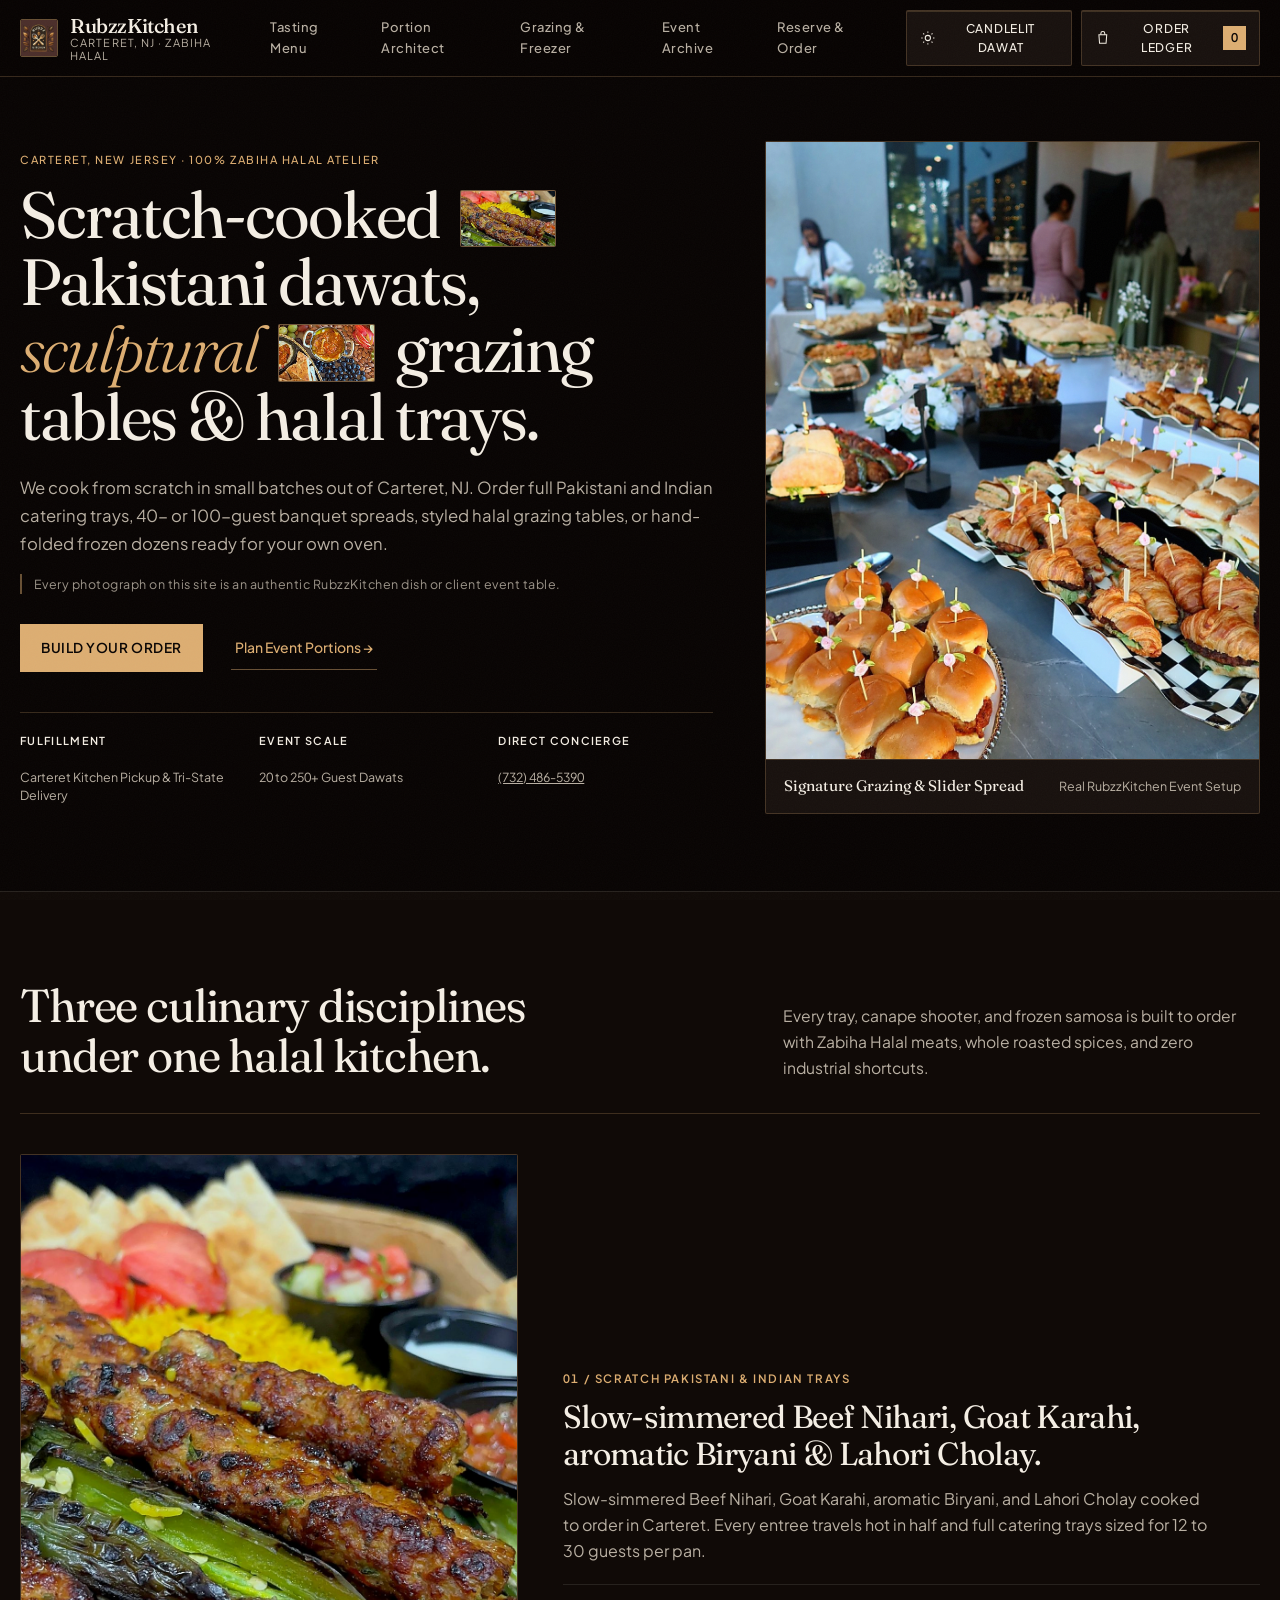
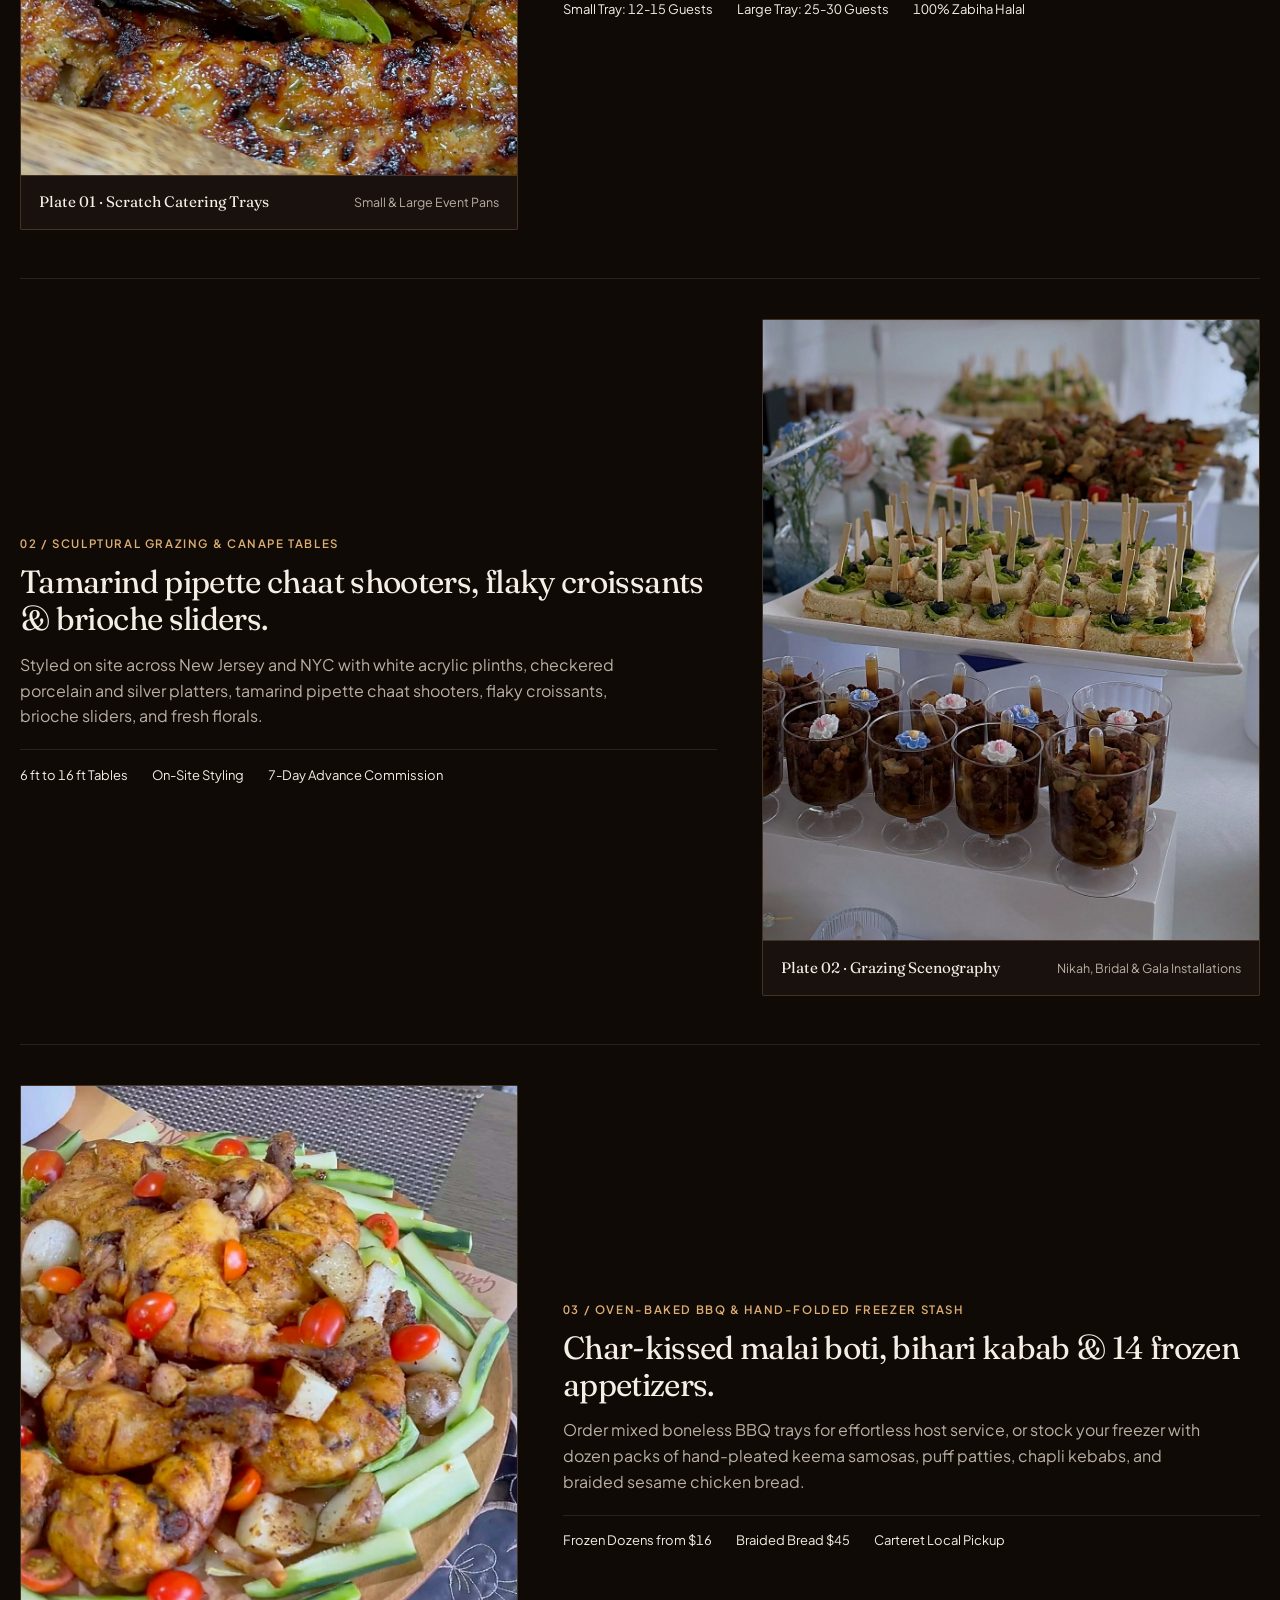
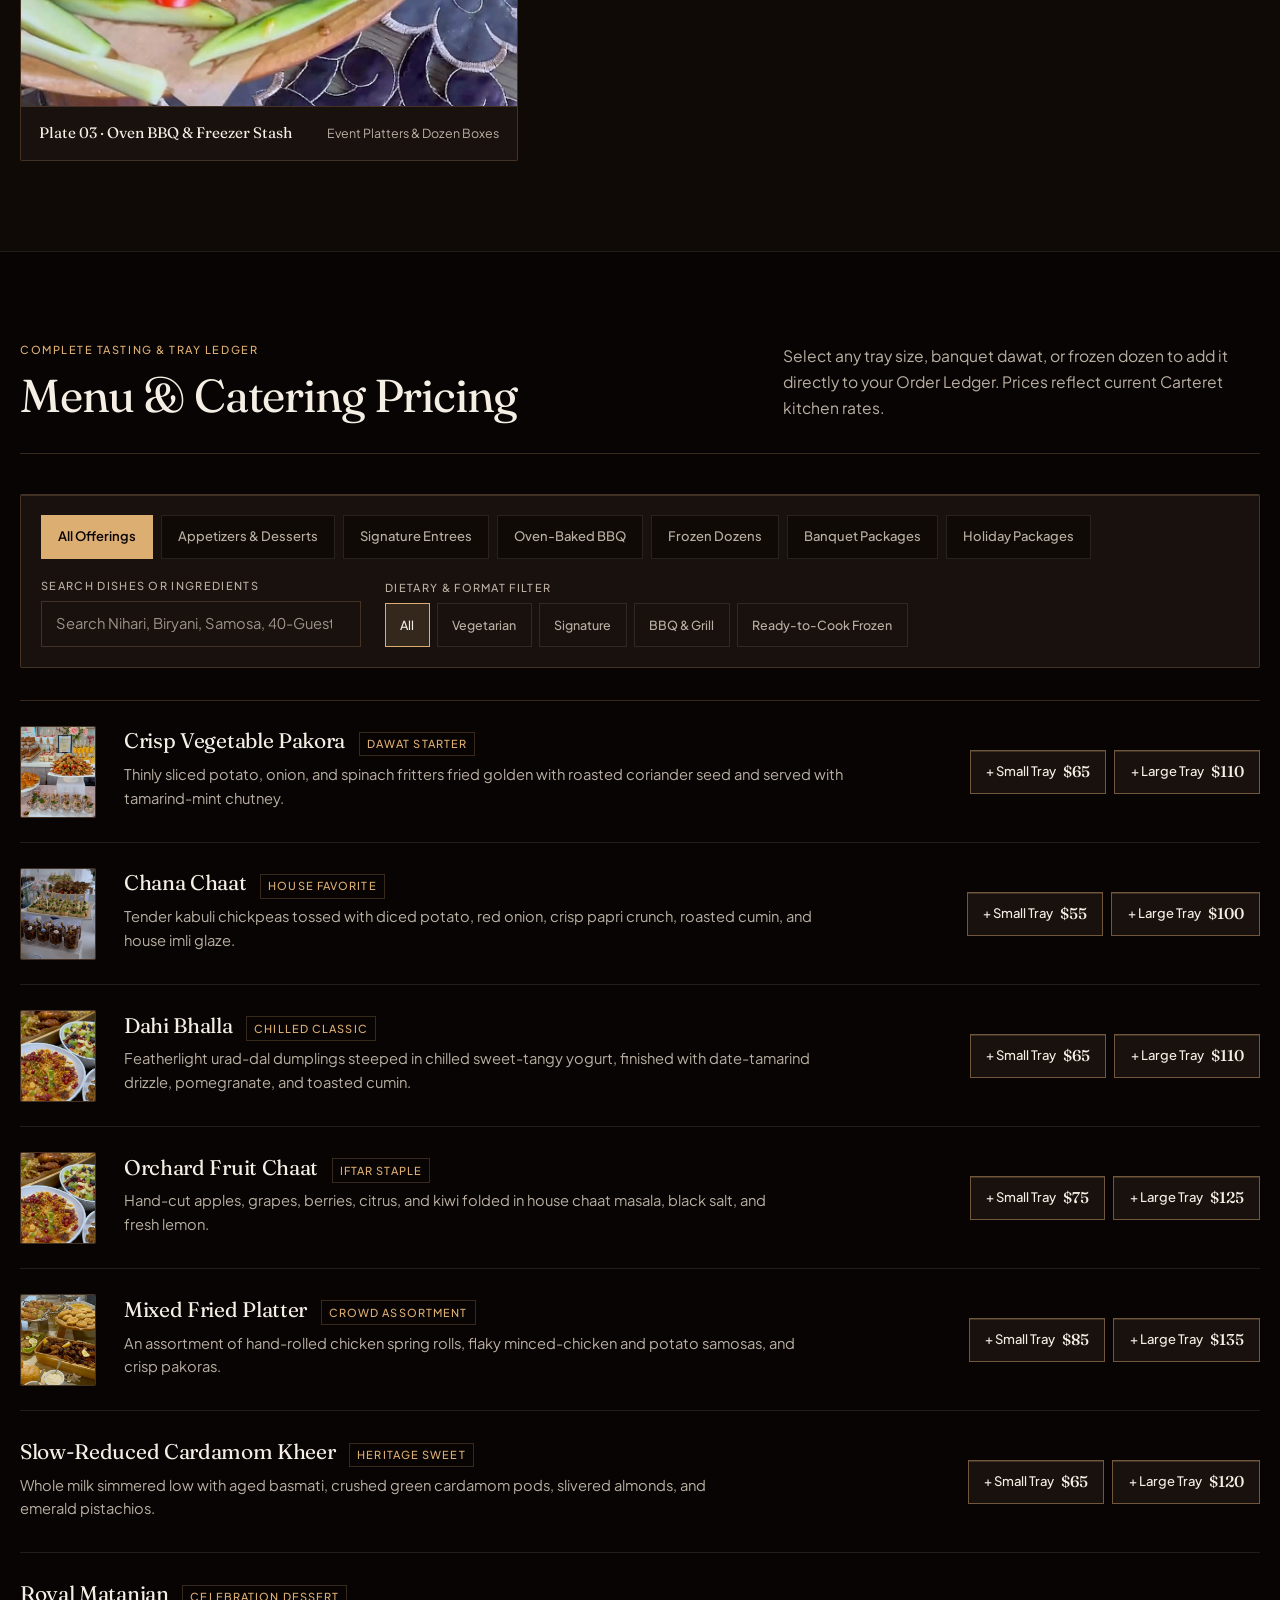
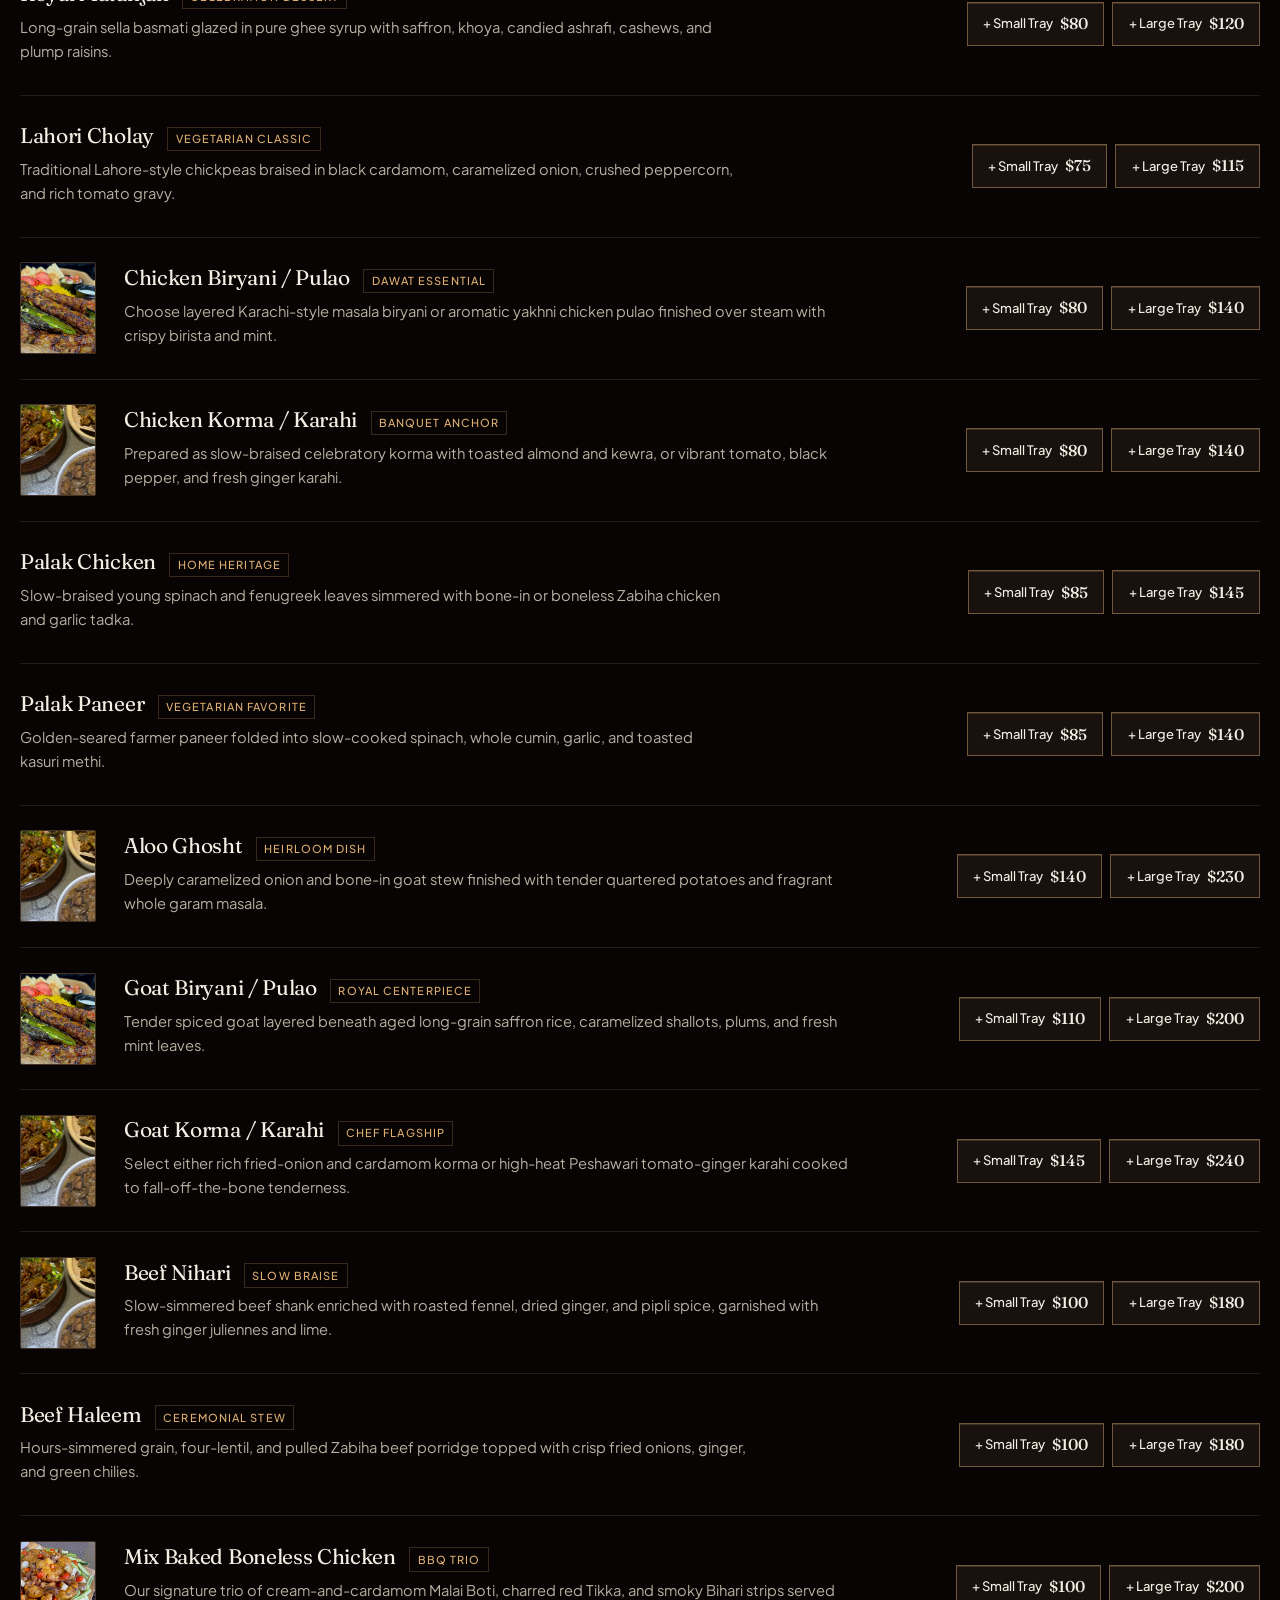
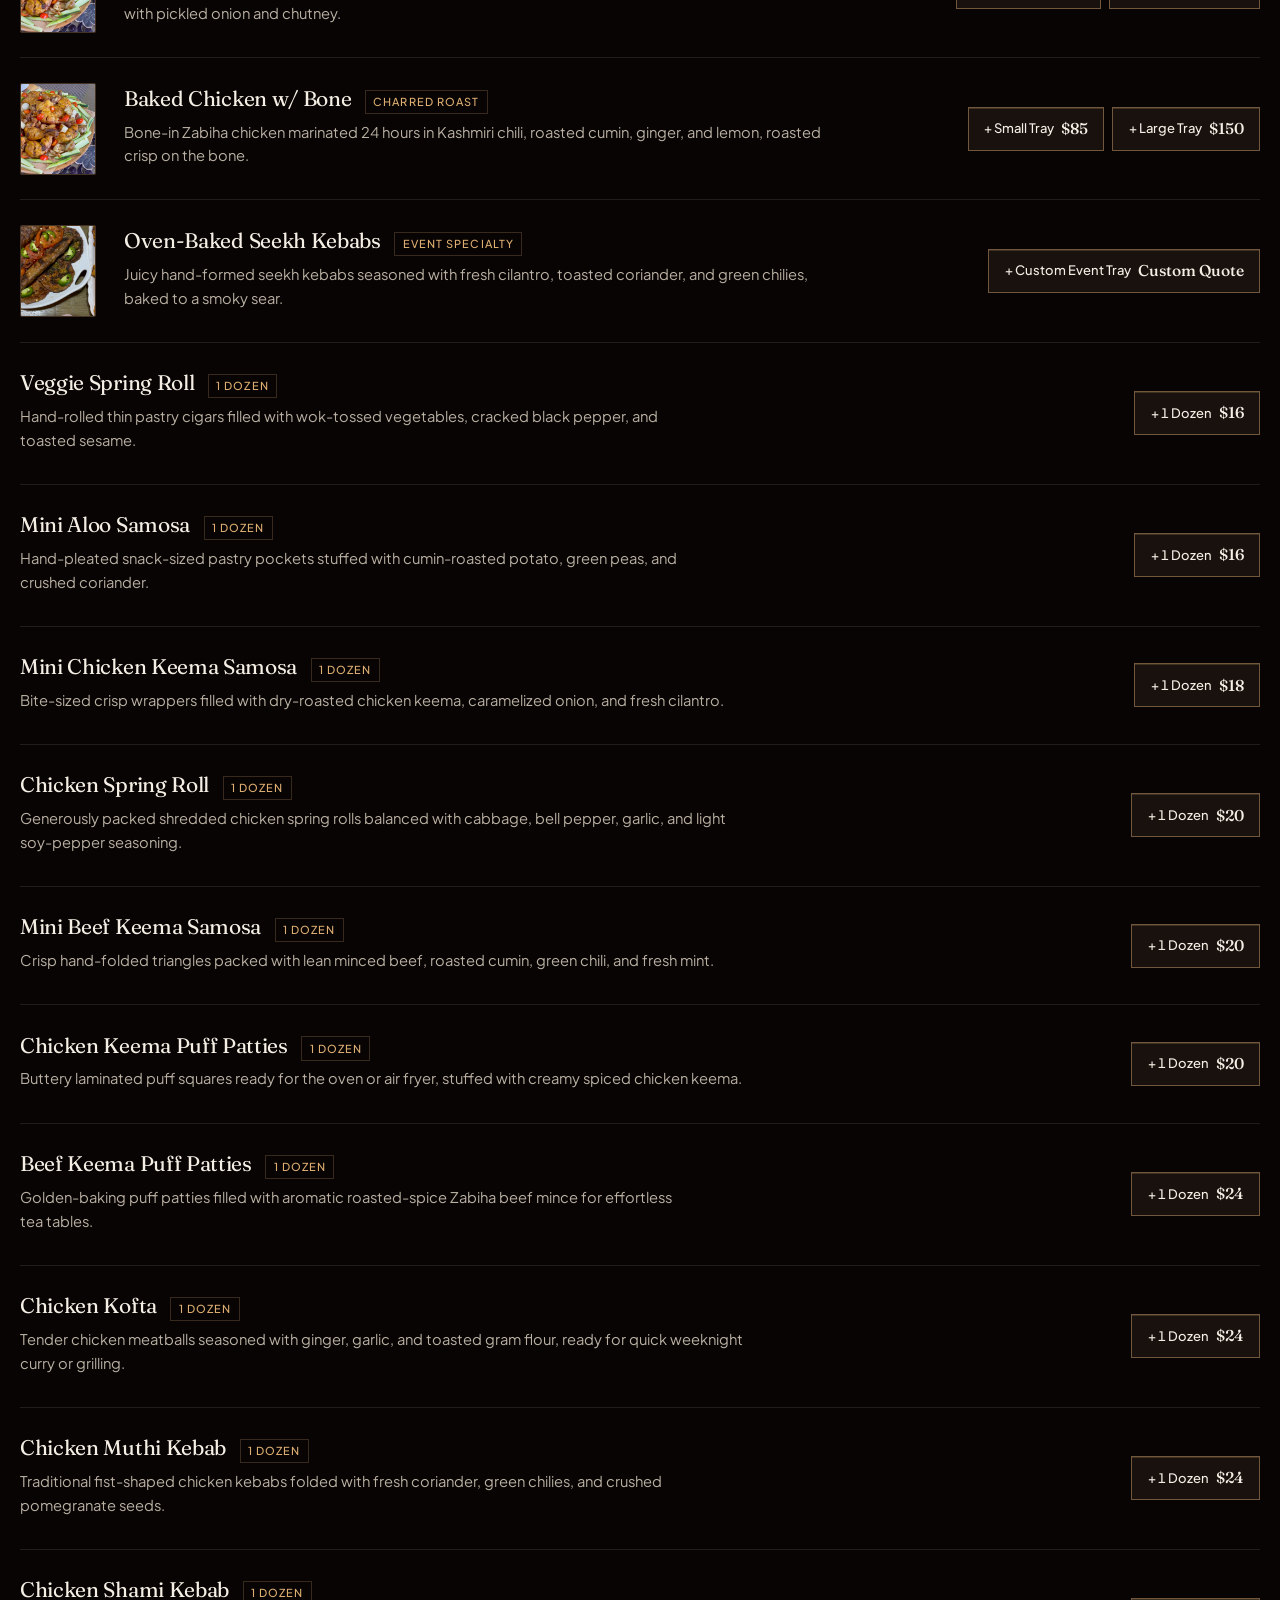
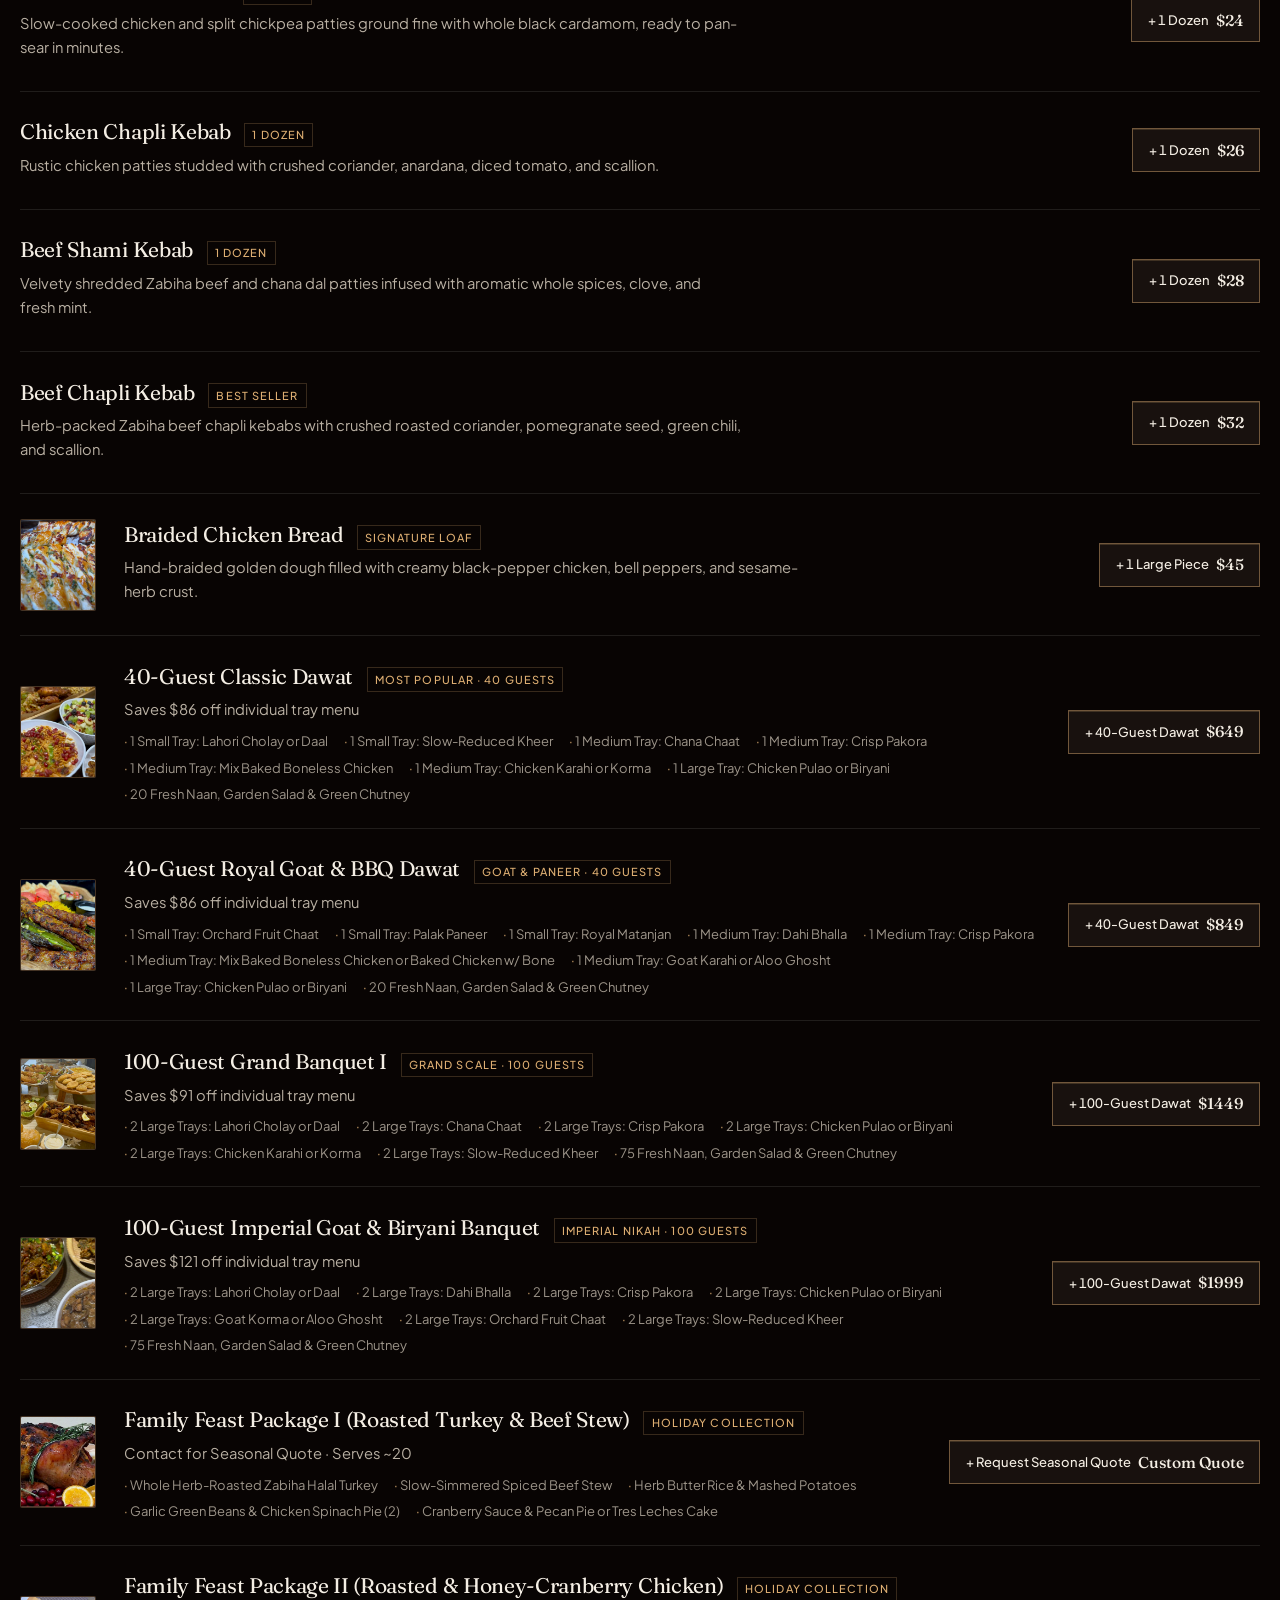
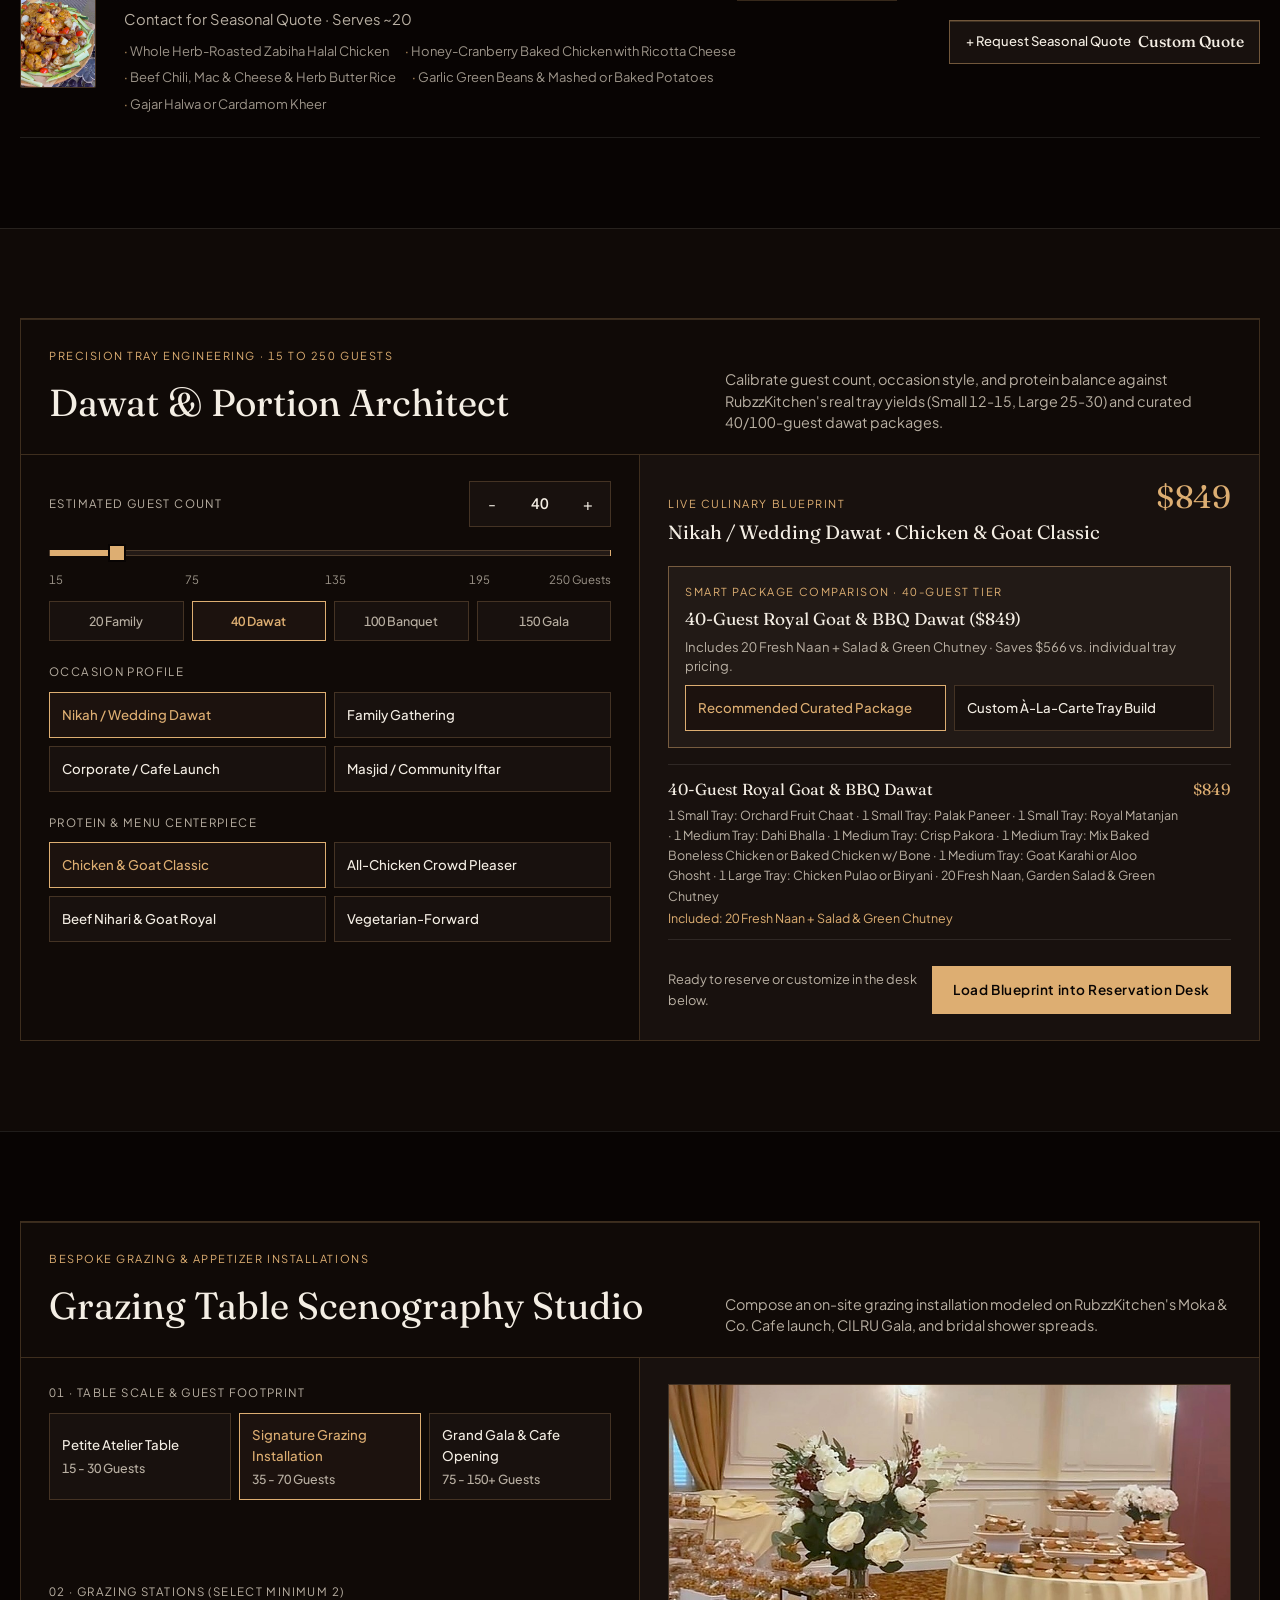
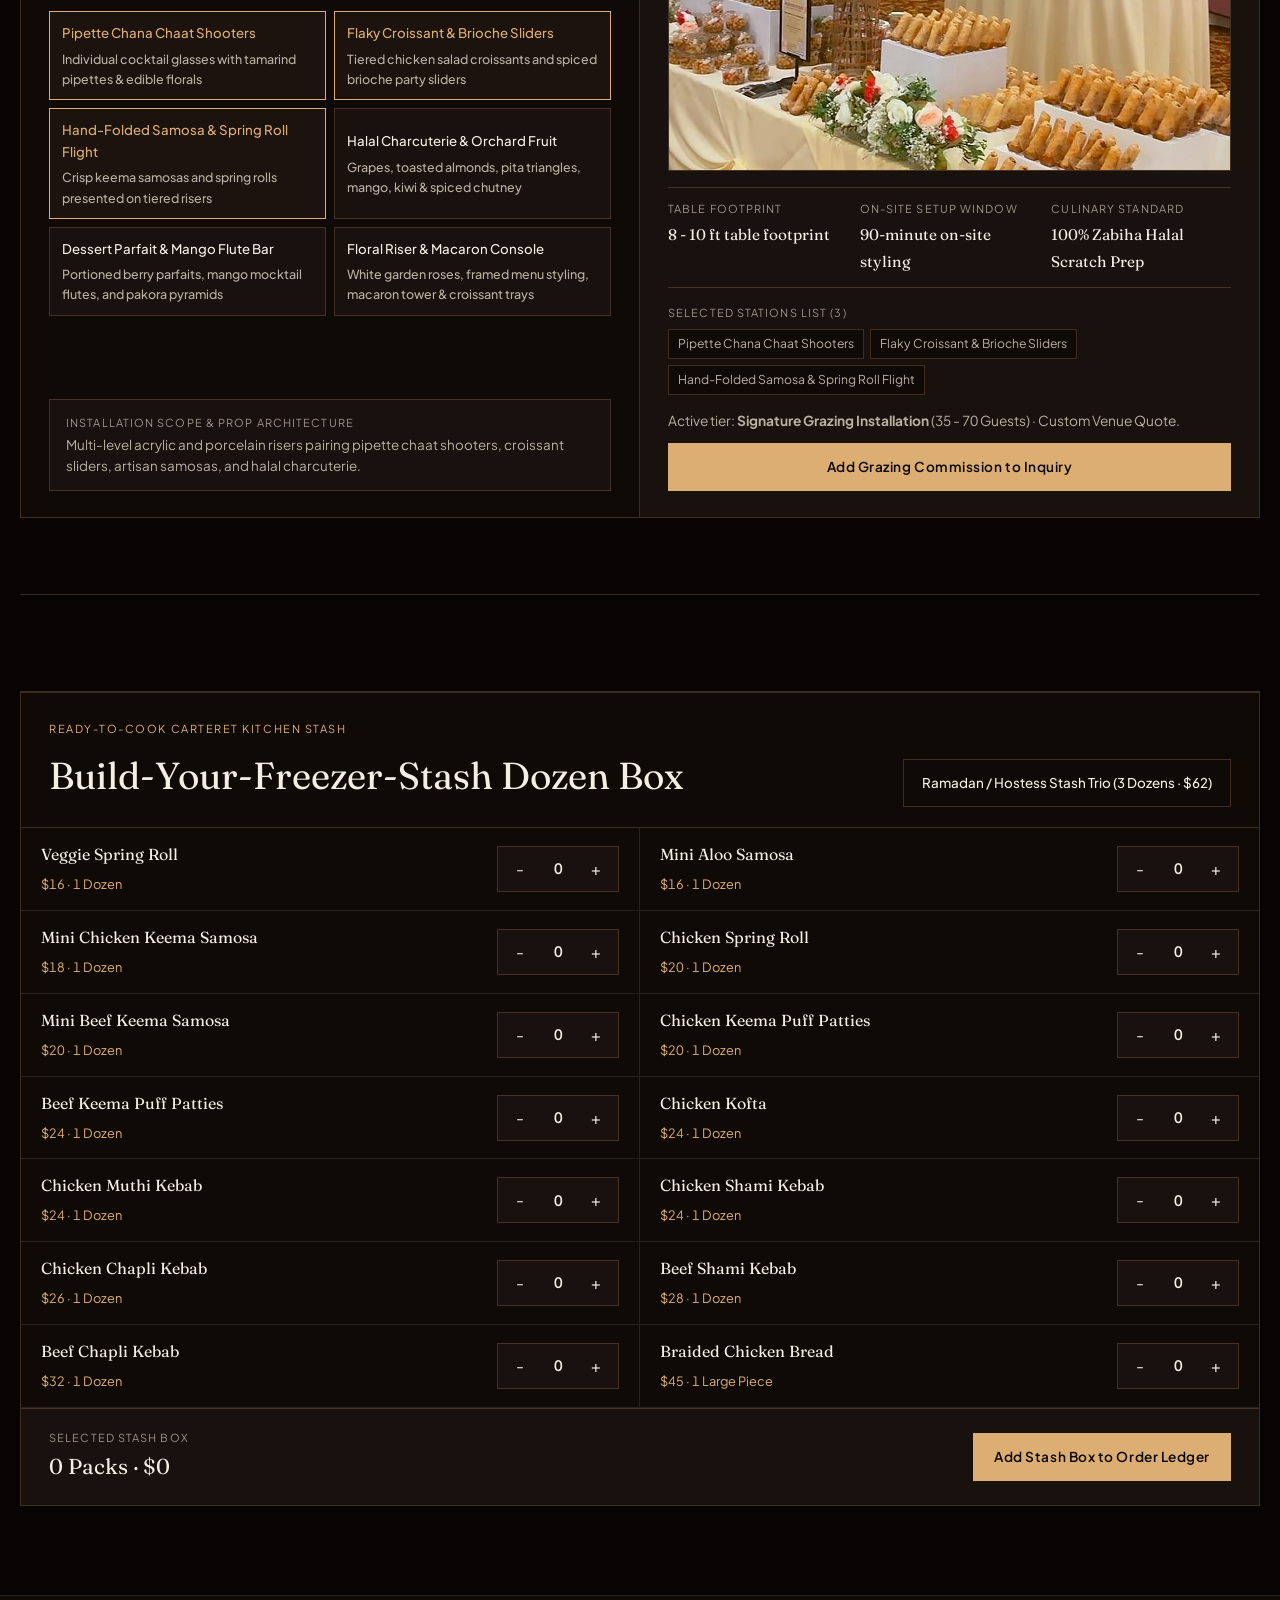
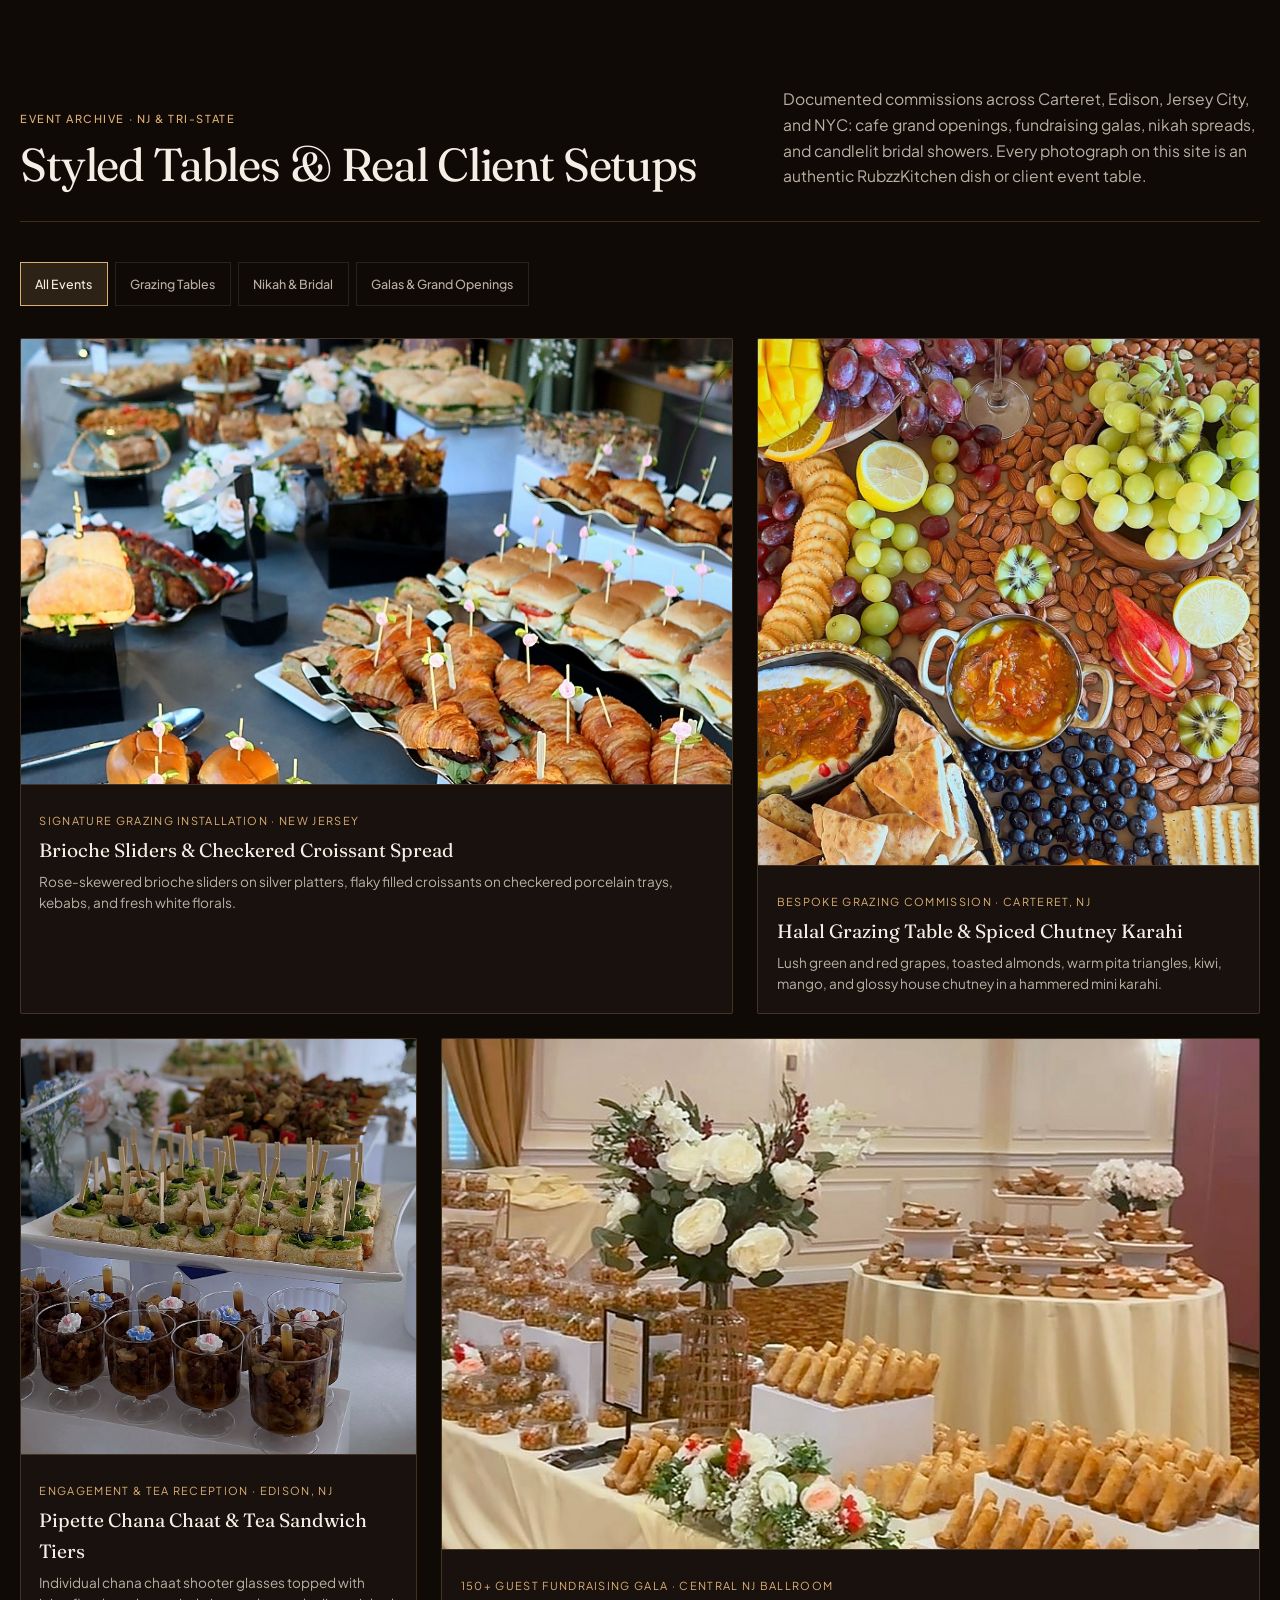
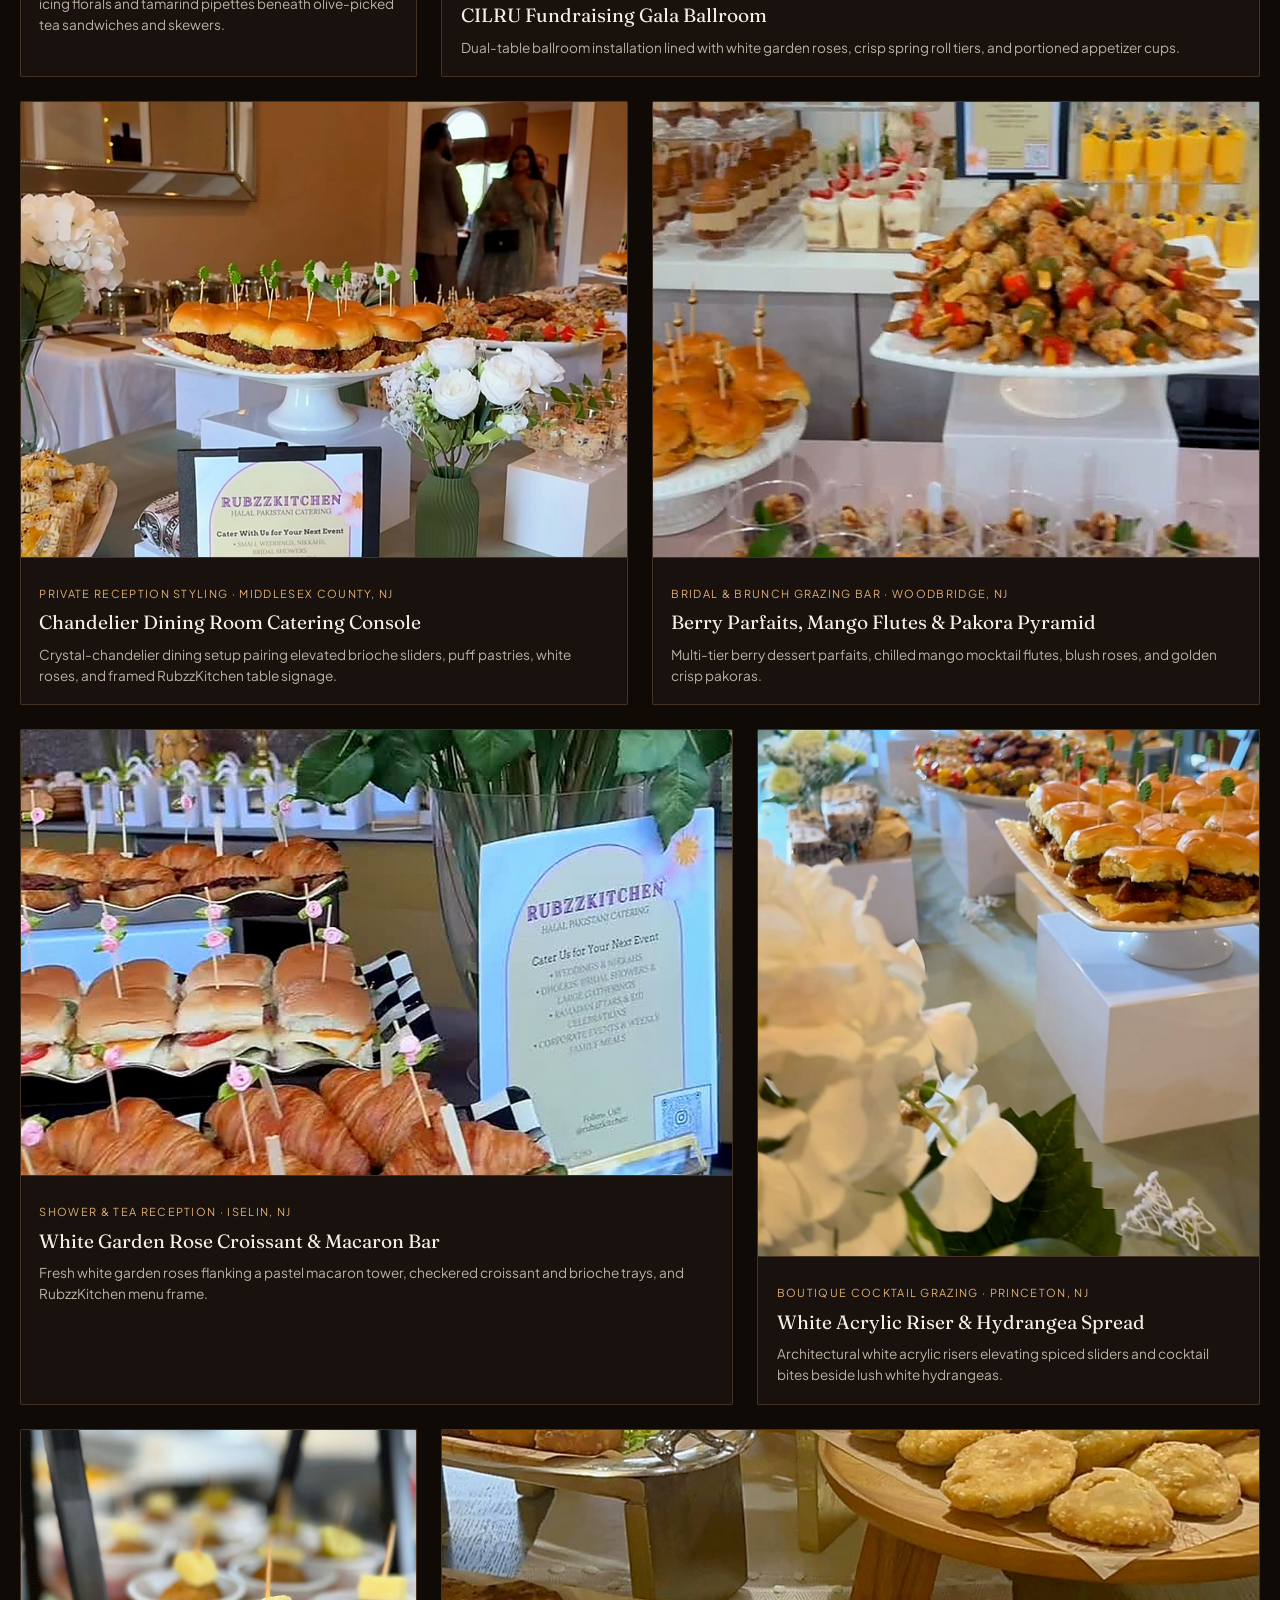
<file: index.html>
<!DOCTYPE html>
<html lang="en">
<head>
  <meta charset="utf-8" />
  <meta name="viewport" content="width=device-width, initial-scale=1.0" />
  <title>RubzzKitchen | Zabiha Halal Pakistani &amp; Indian Catering in Carteret, NJ</title>
  <meta name="description" content="RubzzKitchen (@rubzzkitchen) in Carteret, NJ: scratch Zabiha Halal Pakistani and Indian catering trays, 40- and 100-guest dawat banquets, bespoke grazing tables, and artisan frozen dozens." />
  <meta name="theme-color" content="#0a0807" />
  <link rel="manifest" href="./manifest.webmanifest" />
  <link rel="icon" type="image/jpeg" href="./assets/portfolio/brand-crest.jpg" />
  <link rel="preconnect" href="https://fonts.googleapis.com" />
  <link rel="preconnect" href="https://fonts.gstatic.com" crossorigin />
  <link href="https://fonts.googleapis.com/css2?family=Fraunces:ital,opsz,wght@0,9..144,300..600;1,9..144,300..500&family=Plus+Jakarta+Sans:wght@300;400;500;600&display=swap" rel="stylesheet" />
  <style>
    :root {
      --plane-0-void: oklch(0.115 0.010 45);
      --plane-1-surface: oklch(0.150 0.012 45);
      --plane-2-card: oklch(0.185 0.014 45);
      --plane-3-elevated: oklch(0.225 0.016 45);
      --plane-4-overlay: oklch(0.265 0.018 45);
      --text-primary: oklch(0.95 0.015 80);
      --color-surface: var(--plane-1-surface);
      --specular-top: inset 0 1px 0 0 color-mix(in oklch, oklch(0.78 0.095 72) 20%, transparent);
    }
    .rk-critical-num { font-variant-numeric: tabular-nums lining-nums; }
    .rk-critical-btn:active { transform: scale(0.97) translateY(1px); }
  </style>
  <link rel="stylesheet" href="./styles/tokens.css?v=3" />
  <link rel="stylesheet" href="./styles/atelier.css?v=3" />
  <script type="application/ld+json">
  {
    "@context": "https://schema.org",
    "@type": ["FoodEstablishment", "CateringService"],
    "name": "RubzzKitchen",
    "alternateName": "@rubzzkitchen",
    "description": "100% Zabiha Halal Pakistani and Indian catering, banquet packages, bespoke grazing tables, and ready-to-cook frozen appetizers in Carteret, NJ.",
    "servesCuisine": ["Pakistani", "Indian", "Halal"],
    "telephone": "+1-732-486-5390",
    "email": "rubzzkitchen@gmail.com",
    "sameAs": [
      "https://www.instagram.com/rubzzkitchen/"
    ],
    "address": {
      "@type": "PostalAddress",
      "addressLocality": "Carteret",
      "addressRegion": "NJ",
      "addressCountry": "US"
    },
    "areaServed": [
      "Carteret, NJ",
      "Edison, NJ",
      "Iselin, NJ",
      "Woodbridge, NJ",
      "Middlesex County, NJ",
      "Central New Jersey",
      "North Jersey",
      "New York City"
    ]
  }
  </script>
</head>
<body>
  <div class="rk-grain-overlay" aria-hidden="true"></div>
  <a class="rk-skip-link" href="#main-content">Skip to main content</a>

  <header class="rk-header">
    <div class="rk-container rk-header-inner">
      <a class="rk-brand" href="#hero">
        <img class="rk-brand-crest" src="./assets/portfolio/brand-crest.jpg" alt="RubzzKitchen crest" width="38" height="38" />
        <span class="rk-brand-meta">
          <span class="rk-brand-name">RubzzKitchen</span>
          <span class="rk-brand-sub">Carteret, NJ &middot; Zabiha Halal</span>
        </span>
      </a>

      <nav class="rk-nav" aria-label="Primary navigation">
        <a class="rk-nav-link" href="#menu">Tasting Menu</a>
        <a class="rk-nav-link" href="#architect">Portion Architect</a>
        <a class="rk-nav-link" href="#grazing">Grazing &amp; Freezer</a>
        <a class="rk-nav-link" href="#portfolio">Event Archive</a>
        <a class="rk-nav-link" href="#book">Reserve &amp; Order</a>
      </nav>

      <div class="rk-header-actions">
        <button id="rkThemeToggle" class="rk-icon-btn rk-tactile rk-critical-btn" type="button" aria-pressed="false" aria-label="Switch lighting mode between Candlelit Dawat and Warm Parchment">
          <svg width="16" height="16" viewBox="0 0 24 24" fill="none" stroke="currentColor" stroke-width="1.6" aria-hidden="true">
            <circle cx="12" cy="12" r="4"></circle>
            <path d="M12 2v2M12 20v2M4.93 4.93l1.41 1.41M17.66 17.66l1.41 1.41M2 12h2M20 12h2M4.93 19.07l1.41-1.41M17.66 6.34l1.41-1.41"></path>
          </svg>
          <span class="rk-theme-label" id="rkThemeLabel">Candlelit Dawat</span>
        </button>

        <button id="rkBagTrigger" class="rk-icon-btn rk-tactile rk-critical-btn" type="button" aria-haspopup="dialog" aria-label="Open Catering Order Ledger">
          <svg width="16" height="16" viewBox="0 0 24 24" fill="none" stroke="currentColor" stroke-width="1.6" aria-hidden="true">
            <path d="M6 7h12l-1 13H7L6 7z"></path>
            <path d="M9 7V5a3 3 0 0 1 6 0v2"></path>
          </svg>
          <span>Order Ledger</span>
          <span id="rkBagCount" class="rk-bag-count rk-tabular rk-critical-num">0</span>
        </button>

        <button id="rkMobileNavToggle" class="rk-icon-btn rk-mobile-toggle rk-tactile" type="button" aria-expanded="false" aria-controls="rkMobileNav" aria-label="Toggle navigation menu">
          <svg width="18" height="18" viewBox="0 0 24 24" fill="none" stroke="currentColor" stroke-width="1.75" aria-hidden="true">
            <path d="M4 7h16M4 12h16M4 17h16"></path>
          </svg>
        </button>
      </div>
    </div>

    <div id="rkMobileNav" class="rk-mobile-drawer" hidden>
      <nav class="rk-mobile-nav-list" aria-label="Mobile navigation">
        <a class="rk-mobile-nav-link" href="#menu">Tasting Menu</a>
        <a class="rk-mobile-nav-link" href="#architect">Portion Architect</a>
        <a class="rk-mobile-nav-link" href="#grazing">Grazing &amp; Freezer</a>
        <a class="rk-mobile-nav-link" href="#portfolio">Event Archive</a>
        <a class="rk-mobile-nav-link" href="#faq">Standards &amp; FAQ</a>
        <a class="rk-mobile-nav-link" href="#book">Reserve &amp; Order</a>
      </nav>
    </div>
  </header>

  <main id="main-content">
    <section id="hero" class="rk-hero">
      <div class="rk-container rk-hero-grid">
        <div>
          <p class="rk-eyebrow">CARTERET, NEW JERSEY &middot; 100% ZABIHA HALAL ATELIER</p>
          <h1 class="rk-display-heading rk-hero-headline">
            Scratch-cooked
            <span class="rk-inline-vignette" aria-hidden="true">
              <img src="./assets/originals/inline-seekh-platter.jpg" alt="" width="320" height="200" />
            </span>
            Pakistani dawats, <em>sculptural</em>
            <span class="rk-inline-vignette" aria-hidden="true">
              <img src="./assets/originals/inline-chutney-spread.jpg" alt="" width="320" height="200" />
            </span>
            grazing tables &amp; halal trays.
          </h1>
          <p class="rk-hero-copy">
            We cook from scratch in small batches out of Carteret, NJ. Order full Pakistani and Indian catering trays, 40- or 100-guest banquet spreads, styled halal grazing tables, or hand-folded frozen dozens ready for your own oven.
          </p>
          <p class="rk-authenticity-note">
            Every photograph on this site is an authentic RubzzKitchen dish or client event table.
          </p>
          <div class="rk-hero-actions">
            <a class="rk-btn rk-btn-primary rk-tactile rk-critical-btn" href="#menu">Build Your Order</a>
            <a class="rk-text-link" href="#architect">Plan Event Portions &rarr;</a>
          </div>
          <div class="rk-provenance-strip">
            <div class="rk-provenance-item">
              <strong>Fulfillment</strong>
              Carteret Kitchen Pickup &amp; Tri-State Delivery
            </div>
            <div class="rk-provenance-item">
              <strong>Event Scale</strong>
              20 to 250+ Guest Dawats
            </div>
            <div class="rk-provenance-item">
              <strong>Direct Concierge</strong>
              <a href="tel:+17324865390">(732) 486-5390</a>
            </div>
          </div>
        </div>

        <figure class="rk-hero-plate">
          <div class="rk-plate-frame">
            <img src="./assets/originals/hero-grazing-sliders.jpg" alt="RubzzKitchen brioche sliders, flaky croissants on checkered porcelain trays, and white florals" width="1080" height="1350" fetchpriority="high" />
          </div>
          <figcaption class="rk-plate-placard">
            <strong>Signature Grazing &amp; Slider Spread</strong>
            <span>Real RubzzKitchen Event Setup</span>
          </figcaption>
        </figure>
      </div>
    </section>

    <section id="atelier-craft" class="rk-section rk-section--surface" aria-labelledby="rkCraftHeading">
      <div class="rk-container">
        <div class="rk-section-head">
          <div>
            <h2 id="rkCraftHeading" class="rk-section-title">Three culinary disciplines under one halal kitchen.</h2>
          </div>
          <p class="rk-section-lead">
            Every tray, canape shooter, and frozen samosa is built to order with Zabiha Halal meats, whole roasted spices, and zero industrial shortcuts.
          </p>
        </div>

        <div class="rk-pillar-list">
          <article class="rk-pillar-row">
            <figure class="rk-pillar-media">
              <div class="rk-pillar-media-frame">
                <img src="./assets/originals/seekh-kebab-biryani-board.jpg" alt="Char-grilled halal seekh kebabs with blistered green chili and fragrant saffron biryani rice" width="1080" height="1350" loading="lazy" />
              </div>
              <figcaption class="rk-plate-placard">
                <strong>Plate 01 &middot; Scratch Catering Trays</strong>
                <span>Small &amp; Large Event Pans</span>
              </figcaption>
            </figure>
            <div class="rk-pillar-body">
              <span class="rk-pillar-index">01 / SCRATCH PAKISTANI &amp; INDIAN TRAYS</span>
              <h3 class="rk-pillar-title">Slow-simmered Beef Nihari, Goat Karahi, aromatic Biryani &amp; Lahori Cholay.</h3>
              <p class="rk-pillar-desc">
                Slow-simmered Beef Nihari, Goat Karahi, aromatic Biryani, and Lahori Cholay cooked to order in Carteret. Every entree travels hot in half and full catering trays sized for 12 to 30 guests per pan.
              </p>
              <div class="rk-pillar-spec">
                <span>Small Tray: 12-15 Guests</span>
                <span>Large Tray: 25-30 Guests</span>
                <span>100% Zabiha Halal</span>
              </div>
            </div>
          </article>

          <article class="rk-pillar-row rk-pillar-row--reverse">
            <figure class="rk-pillar-media">
              <div class="rk-pillar-media-frame">
                <img src="./assets/originals/pipette-chaat-tiers.jpg" alt="Tiered chana chaat shooter glasses with tamarind pipettes, floral garnishes, and tea sandwiches" width="1080" height="1350" loading="lazy" />
              </div>
              <figcaption class="rk-plate-placard">
                <strong>Plate 02 &middot; Grazing Scenography</strong>
                <span>Nikah, Bridal &amp; Gala Installations</span>
              </figcaption>
            </figure>
            <div class="rk-pillar-body">
              <span class="rk-pillar-index">02 / SCULPTURAL GRAZING &amp; CANAPE TABLES</span>
              <h3 class="rk-pillar-title">Tamarind pipette chaat shooters, flaky croissants &amp; brioche sliders.</h3>
              <p class="rk-pillar-desc">
                Styled on site across New Jersey and NYC with white acrylic plinths, checkered porcelain and silver platters, tamarind pipette chaat shooters, flaky croissants, brioche sliders, and fresh florals.
              </p>
              <div class="rk-pillar-spec">
                <span>6 ft to 16 ft Tables</span>
                <span>On-Site Styling</span>
                <span>7-Day Advance Commission</span>
              </div>
            </div>
          </article>

          <article class="rk-pillar-row">
            <figure class="rk-pillar-media">
              <div class="rk-pillar-media-frame">
                <img src="./assets/originals/oven-baked-chicken-platter.jpg" alt="Spiced halal oven-baked chicken platter garnished with cucumber and cherry tomatoes" width="1080" height="1350" loading="lazy" />
              </div>
              <figcaption class="rk-plate-placard">
                <strong>Plate 03 &middot; Oven BBQ &amp; Freezer Stash</strong>
                <span>Event Platters &amp; Dozen Boxes</span>
              </figcaption>
            </figure>
            <div class="rk-pillar-body">
              <span class="rk-pillar-index">03 / Oven-Baked BBQ &amp; Hand-Folded Freezer Stash</span>
              <h3 class="rk-pillar-title">Char-kissed malai boti, bihari kabab &amp; 14 frozen appetizers.</h3>
              <p class="rk-pillar-desc">
                Order mixed boneless BBQ trays for effortless host service, or stock your freezer with dozen packs of hand-pleated keema samosas, puff patties, chapli kebabs, and braided sesame chicken bread.
              </p>
              <div class="rk-pillar-spec">
                <span>Frozen Dozens from $16</span>
                <span>Braided Bread $45</span>
                <span>Carteret Local Pickup</span>
              </div>
            </div>
          </article>
        </div>
      </div>
    </section>

    <section id="menu" class="rk-section" aria-labelledby="rkMenuHeading">
      <div class="rk-container">
        <div class="rk-section-head">
          <div>
            <p class="rk-eyebrow">COMPLETE TASTING &amp; TRAY LEDGER</p>
            <h2 id="rkMenuHeading" class="rk-section-title">Menu &amp; Catering Pricing</h2>
          </div>
          <p class="rk-section-lead">
            Select any tray size, banquet dawat, or frozen dozen to add it directly to your Order Ledger. Prices reflect current Carteret kitchen rates.
          </p>
        </div>

        <div class="rk-menu-controls">
          <div id="rkMenuTabs" class="rk-tablist" role="tablist" aria-label="Menu categories"></div>
          <div class="rk-menu-toolbar">
            <div class="rk-field-group">
              <label class="rk-field-label" for="rkMenuSearch">Search Dishes or Ingredients</label>
              <input id="rkMenuSearch" class="rk-input" type="search" placeholder="Search Nihari, Biryani, Samosa, 40-Guest..." autocomplete="off" />
            </div>
            <div class="rk-field-group">
              <span class="rk-field-label">Dietary &amp; Format Filter</span>
              <div id="rkDietaryFilters" class="rk-filter-row" role="group" aria-label="Dietary filters">
                <button class="rk-filter-btn rk-tactile" type="button" data-filter="all" aria-pressed="true">All</button>
                <button class="rk-filter-btn rk-tactile" type="button" data-filter="Vegetarian" aria-pressed="false">Vegetarian</button>
                <button class="rk-filter-btn rk-tactile" type="button" data-filter="Signature" aria-pressed="false">Signature</button>
                <button class="rk-filter-btn rk-tactile" type="button" data-filter="BBQ &amp; Grill" aria-pressed="false">BBQ &amp; Grill</button>
                <button class="rk-filter-btn rk-tactile" type="button" data-filter="Ready-to-Cook Frozen" aria-pressed="false">Ready-to-Cook Frozen</button>
              </div>
            </div>
          </div>
        </div>

        <div id="rkMenuGrid" class="rk-menu-ledger" aria-live="polite"></div>
      </div>
    </section>

    <section id="architect" class="rk-section rk-section--surface" aria-label="Portion Architect">
      <div class="rk-container">
        <div id="rkPortionArchitectMount"></div>
      </div>
    </section>

    <section id="grazing" class="rk-section" aria-label="Grazing Studio and Freezer Stash Builder">
      <div class="rk-container">
        <div id="rkGrazingStudioMount"></div>
        <div id="rkFrozenBuilderMount"></div>
      </div>
    </section>

    <section id="portfolio" class="rk-section rk-section--surface" aria-labelledby="rkPortfolioHeading">
      <div class="rk-container">
        <div class="rk-section-head">
          <div>
            <p class="rk-eyebrow">EVENT ARCHIVE &middot; NJ &amp; TRI-STATE</p>
            <h2 id="rkPortfolioHeading" class="rk-section-title">Styled Tables &amp; Real Client Setups</h2>
          </div>
          <p class="rk-section-lead">
            Documented commissions across Carteret, Edison, Jersey City, and NYC: cafe grand openings, fundraising galas, nikah spreads, and candlelit bridal showers. Every photograph on this site is an authentic RubzzKitchen dish or client event table.
          </p>
        </div>

        <div id="rkPortfolioFilters" class="rk-filter-row" role="group" aria-label="Filter event archive">
          <button class="rk-filter-btn rk-tactile" type="button" data-portfolio-filter="all" aria-pressed="true">All Events</button>
          <button class="rk-filter-btn rk-tactile" type="button" data-portfolio-filter="grazing" aria-pressed="false">Grazing Tables</button>
          <button class="rk-filter-btn rk-tactile" type="button" data-portfolio-filter="bridal" aria-pressed="false">Nikah &amp; Bridal</button>
          <button class="rk-filter-btn rk-tactile" type="button" data-portfolio-filter="corporate" aria-pressed="false">Galas &amp; Grand Openings</button>
        </div>

        <div id="rkPortfolioGrid" class="rk-portfolio-grid"></div>
      </div>
    </section>

    <section id="faq" class="rk-section" aria-labelledby="rkFaqHeading">
      <div class="rk-container rk-faq-split">
        <div>
          <p class="rk-eyebrow">KITCHEN STANDARDS &amp; POLICIES</p>
          <h2 id="rkFaqHeading" class="rk-section-title">Ordering &amp; Halal Craft</h2>
          <p class="rk-section-lead" style="margin-top: 0.85rem;">
            Clear timelines keep every tray fresh from the Carteret kitchen to your venue table.
          </p>
          <ul id="rkBookingPolicies" class="rk-policy-list"></ul>
        </div>

        <div>
          <div id="rkFaqList" class="rk-faq-list"></div>
        </div>
      </div>
    </section>

    <section id="book" class="rk-section rk-section--surface" aria-label="Reservation and Order Desk">
      <div class="rk-container">
        <div id="rkBookingMount"></div>
      </div>
    </section>
  </main>

  <footer class="rk-footer">
    <div class="rk-container">
      <div class="rk-footer-grid">
        <div>
          <p class="rk-footer-title">RubzzKitchen Atelier</p>
          <p style="margin: 0 0 1rem; font-family: var(--font-display); font-size: 1.55rem; color: var(--ink-primary);">
            Zabiha Halal Pakistani &amp; Indian Catering
          </p>
          <p style="margin: 0; font-size: 0.9rem; color: var(--ink-secondary); max-width: 44ch;">
            Prepared from scratch in Carteret, NJ with 100% Zabiha Halal meats. Full event trays, styled grazing installations, and frozen appetizers for home and hosting.
          </p>
        </div>

        <div>
          <p class="rk-footer-title">Direct Concierge</p>
          <ul class="rk-footer-links">
            <li><a href="tel:+17324865390" class="rk-tabular">(732) 486-5390 (Primary / WhatsApp)</a></li>
            <li><a href="tel:+17324259212" class="rk-tabular">(732) 425-9212 (Kitchen Line)</a></li>
            <li><a href="mailto:rubzzkitchen@gmail.com">rubzzkitchen@gmail.com</a></li>
            <li><a href="https://www.instagram.com/rubzzkitchen/" target="_blank" rel="noopener noreferrer">@rubzzkitchen on Instagram</a></li>
          </ul>
        </div>

        <div>
          <p class="rk-footer-title">Carteret &amp; Tri-State Service</p>
          <ul id="rkServiceAreaList" class="rk-footer-links" style="display: grid; grid-template-columns: repeat(2, minmax(0, 1fr)); gap: 0.4rem 1rem;"></ul>
        </div>
      </div>

      <div class="rk-footer-base">
        <span>RubzzKitchen &middot; Carteret, New Jersey &middot; 100% Zabiha Halal Scratch Kitchen</span>
        <span>Advance Notice: 72 Hours for Catering Trays &middot; 7 Days for Styled Grazing Tables</span>
      </div>
    </div>
  </footer>

  <div id="rkBagDrawerMount"></div>
  <div id="rkStatusToast" class="rk-toast" role="status" aria-live="polite" hidden></div>

  <dialog id="rkLightbox" class="rk-lightbox" aria-labelledby="rkLightboxTitle">
    <div class="rk-lightbox-inner">
      <figure class="rk-lightbox-figure">
        <img id="rkLightboxImg" src="./assets/portfolio/brand-crest.jpg" alt="" />
      </figure>
      <div class="rk-lightbox-body">
        <div>
          <p id="rkLightboxMeta" class="rk-portfolio-meta"></p>
          <h3 id="rkLightboxTitle" class="rk-section-title" style="font-size: 1.65rem; margin-bottom: 0.75rem;"></h3>
          <p id="rkLightboxCaption" class="rk-section-lead"></p>
        </div>
        <div class="rk-lightbox-controls">
          <button id="rkLightboxPrev" class="rk-btn rk-tactile" type="button">Previous</button>
          <button id="rkLightboxNext" class="rk-btn rk-tactile" type="button">Next</button>
          <button id="rkLightboxClose" class="rk-btn rk-btn-primary rk-tactile" type="button">Close</button>
        </div>
      </div>
    </div>
  </dialog>

  <script type="module" src="./js/app.js?v=3"></script>
</body>
</html>
</file>
<file: styles/tokens.css>
/* RubzzKitchen Design Tokens - Smoked Cardamom Noir & Brushed Atelier Brass */

:root {
  color-scheme: dark;

  /* 5-Plane Stepped OKLCH Luminance */
  --plane-0-void: oklch(0.115 0.010 45);
  --plane-1-surface: oklch(0.150 0.012 45);
  --plane-2-card: oklch(0.185 0.014 45);
  --plane-3-elevated: oklch(0.225 0.016 45);
  --plane-4-overlay: oklch(0.265 0.018 45);

  /* Ink & Contrast Hierarchy (APCA Lc >= 92 primary, >= 68 secondary) */
  --ink-primary: oklch(0.95 0.015 80);
  --text-primary: oklch(0.95 0.015 80);
  --ink-secondary: oklch(0.76 0.020 75);
  --ink-muted: oklch(0.67 0.018 72);

  /* Brushed Deg Brass Accent & Semantic Intent */
  --accent-brass: oklch(0.78 0.095 72);
  --accent-brass-hover: oklch(0.83 0.095 74);
  --accent-ink: oklch(0.12 0.010 45);
  --color-destructive: oklch(0.62 0.17 28);
  --color-primary: var(--accent-brass);
  --color-surface: var(--plane-1-surface);
  --color-accent: var(--accent-brass);

  /* Relative OKLCH Hairline Borders & Specular Highlight */
  --border-hairline: color-mix(in oklch, var(--accent-brass) 22%, transparent);
  --border-strong: color-mix(in oklch, var(--accent-brass) 45%, transparent);
  --border-subtle: color-mix(in oklch, var(--ink-primary) 10%, transparent);
  --specular-top: inset 0 1px 0 0 color-mix(in oklch, var(--accent-brass) 20%, transparent);
  --surface-tint: color-mix(in oklch, var(--accent-brass) 7%, var(--plane-1-surface));

  /* Typography */
  --font-display: "Fraunces", Georgia, "Times New Roman", serif;
  --font-sans: "Plus Jakarta Sans", -apple-system, BlinkMacSystemFont, "Segoe UI", sans-serif;

  /* Architectural Geometry */
  --radius-sm: 0px;
  --radius-md: 2px;
  --header-height: 76px;
  --container-max: 1280px;

  /* Motion & Spring Physics */
  --spring-snappy: linear(
    0, 0.009, 0.035 2.1%, 0.141, 0.281 6.7%, 0.723 12.9%, 0.938 16.7%,
    1.017, 1.077, 1.121, 1.149 24.3%, 1.159, 1.163, 1.161, 1.154 29.9%,
    1.129 32.8%, 1.051 39.6%, 1.017 43.1%, 0.991, 0.977 51%, 0.974 53.8%,
    0.975 57.1%, 0.997 69.8%, 1.003 76.9%, 1.004 83.8%, 1
  );
  --ease-atelier: cubic-bezier(0.23, 1, 0.32, 1);
  --ease-drawer: cubic-bezier(0.32, 0.72, 0, 1);
  --dur-fast: 150ms;
  --dur-mid: 260ms;
  --dur-drawer: 360ms;
}

[data-theme="sandstone-daylight"] {
  color-scheme: light;

  --plane-0-void: oklch(0.965 0.014 82);
  --plane-1-surface: oklch(0.940 0.018 80);
  --plane-2-card: oklch(0.982 0.008 84);
  --plane-3-elevated: oklch(0.915 0.022 78);
  --plane-4-overlay: oklch(0.990 0.005 85);

  --ink-primary: oklch(0.18 0.020 42);
  --text-primary: oklch(0.18 0.020 42);
  --ink-secondary: oklch(0.36 0.022 44);
  --ink-muted: oklch(0.46 0.020 46);

  --accent-brass: oklch(0.44 0.095 56);
  --accent-brass-hover: oklch(0.38 0.095 54);
  --accent-ink: oklch(0.98 0.008 84);
  --color-destructive: oklch(0.48 0.17 27);

  --border-hairline: color-mix(in oklch, var(--accent-brass) 26%, transparent);
  --border-strong: color-mix(in oklch, var(--accent-brass) 52%, transparent);
  --border-subtle: color-mix(in oklch, var(--ink-primary) 12%, transparent);
  --specular-top: inset 0 1px 0 0 color-mix(in oklch, var(--ink-primary) 8%, transparent);
  --surface-tint: color-mix(in oklch, var(--accent-brass) 8%, var(--plane-1-surface));
}

.rk-tabular {
  font-variant-numeric: tabular-nums lining-nums;
}

.rk-tactile:active {
  transform: scale(0.97) translateY(1px);
}

@media (prefers-reduced-motion: reduce) {
  :root {
    --dur-fast: 1ms;
    --dur-mid: 1ms;
    --dur-drawer: 1ms;
  }

  *,
  *::before,
  *::after {
    animation-duration: 0.01ms !important;
    animation-iteration-count: 1 !important;
    transition-duration: 0.01ms !important;
    scroll-behavior: auto !important;
  }
}
</file>
<file: styles/atelier.css>
/* RubzzKitchen Editorial Atelier Stylesheet */

*,
*::before,
*::after {
  box-sizing: border-box;
}

html {
  scroll-behavior: smooth;
  overflow-x: clip;
  background-color: var(--plane-0-void);
  color: var(--ink-primary);
}

body {
  margin: 0;
  min-height: 100dvh;
  overflow-x: clip;
  background-color: var(--plane-0-void);
  color: var(--ink-primary);
  font-family: var(--font-sans);
  font-size: 1rem;
  line-height: 1.62;
  -webkit-font-smoothing: antialiased;
  -moz-osx-font-smoothing: grayscale;
  text-rendering: optimizeLegibility;
}

section[id],
[id^="rk"],
#hero,
#atelier-craft,
#menu,
#architect,
#grazing,
#portfolio,
#faq,
#book {
  scroll-margin-top: 96px;
}

img {
  display: block;
  max-width: 100%;
  height: auto;
}

a {
  color: inherit;
}

button,
input,
select,
textarea {
  font: inherit;
  color: inherit;
}

:focus-visible {
  outline: 2px solid var(--accent-brass);
  outline-offset: 2px;
}

/* Fixed subtle paper grain overlay */
.rk-grain-overlay {
  position: fixed;
  inset: 0;
  z-index: 90;
  pointer-events: none;
  opacity: 0.03;
  background-image: url("data:image/svg+xml,%3Csvg xmlns='http://www.w3.org/2000/svg' width='220' height='220' viewBox='0 0 220 220'%3E%3Cfilter id='g'%3E%3CfeTurbulence type='fractalNoise' baseFrequency='0.82' numOctaves='3' stitchTiles='stitch'/%3E%3C/filter%3E%3Crect width='220' height='220' filter='url(%23g)' opacity='1'/%3E%3C/svg%3E");
}

.rk-skip-link {
  position: absolute;
  left: -9999px;
  top: 0;
  z-index: 200;
  padding: 0.75rem 1.25rem;
  background: var(--accent-brass);
  color: var(--accent-ink);
  font-weight: 600;
  text-decoration: none;
}

.rk-skip-link:focus {
  left: 1rem;
  top: 1rem;
}

.rk-container {
  width: min(var(--container-max), calc(100% - 2.5rem));
  margin-inline: auto;
}

.rk-eyebrow {
  margin: 0 0 0.75rem;
  font-family: var(--font-sans);
  font-size: 0.6875rem;
  font-weight: 500;
  letter-spacing: 0.14em;
  text-transform: uppercase;
  color: var(--accent-brass);
}

.rk-display-heading {
  margin: 0;
  font-family: var(--font-display);
  font-weight: 400;
  letter-spacing: -0.028em;
  line-height: 1.06;
  color: var(--ink-primary);
  text-wrap: balance;
}

.rk-section {
  padding-block: clamp(4rem, 7vw, 6.25rem);
  border-top: 1px solid var(--border-subtle);
}

.rk-section--surface {
  background-color: var(--plane-1-surface);
}

.rk-section-head {
  display: grid;
  grid-template-columns: minmax(0, 1.2fr) minmax(0, 0.8fr);
  gap: 1.5rem 3rem;
  align-items: end;
  padding-bottom: 2rem;
  margin-bottom: 2.5rem;
  border-bottom: 1px solid var(--border-hairline);
}

.rk-section-title {
  margin: 0;
  font-family: var(--font-display);
  font-size: clamp(2rem, 3.6vw, 3.1rem);
  font-weight: 400;
  letter-spacing: -0.025em;
  line-height: 1.08;
  text-wrap: balance;
}

.rk-section-lead {
  margin: 0;
  color: var(--ink-secondary);
  font-size: 0.98rem;
  line-height: 1.65;
  text-wrap: pretty;
}

/* Shared Architectural Buttons */
.rk-btn {
  display: inline-flex;
  align-items: center;
  justify-content: center;
  gap: 0.5rem;
  min-height: 44px;
  padding: 0.7rem 1.35rem;
  border-radius: var(--radius-sm);
  border: 1px solid var(--border-strong);
  background: transparent;
  color: var(--ink-primary);
  font-family: var(--font-sans);
  font-size: 0.8125rem;
  font-weight: 500;
  letter-spacing: 0.06em;
  text-transform: uppercase;
  text-decoration: none;
  cursor: pointer;
  box-shadow: var(--specular-top, inset 0 1px 0 0 color-mix(in oklch, var(--accent-brass) 20%, transparent));
  transition:
    transform var(--dur-fast) var(--ease-atelier),
    background-color var(--dur-fast) var(--ease-atelier),
    border-color var(--dur-fast) var(--ease-atelier),
    color var(--dur-fast) var(--ease-atelier);
}

.rk-btn:hover {
  border-color: var(--accent-brass);
  background-color: color-mix(in oklch, var(--accent-brass) 10%, transparent);
}

.rk-btn:active {
  transform: scale(0.97) translateY(1px);
}

.rk-btn-primary {
  background-color: var(--accent-brass);
  border-color: var(--accent-brass);
  color: var(--accent-ink);
  font-weight: 600;
}

.rk-btn-primary:hover {
  background-color: var(--accent-brass-hover);
  border-color: var(--accent-brass-hover);
  color: var(--accent-ink);
}

.rk-btn-danger {
  border-color: color-mix(in oklch, var(--color-destructive) 48%, transparent);
  color: var(--color-destructive);
}

.rk-btn-danger:hover {
  border-color: var(--color-destructive);
  background-color: color-mix(in oklch, var(--color-destructive) 12%, transparent);
}

.rk-text-link {
  display: inline-flex;
  align-items: center;
  gap: 0.45rem;
  min-height: 44px;
  padding-inline: 0.25rem;
  font-size: 0.875rem;
  font-weight: 500;
  color: var(--accent-brass);
  text-decoration: none;
  border-bottom: 1px solid color-mix(in oklch, var(--accent-brass) 45%, transparent);
  transition:
    color var(--dur-fast) var(--ease-atelier),
    border-color var(--dur-fast) var(--ease-atelier);
}

.rk-text-link:hover {
  color: var(--accent-brass-hover);
  border-bottom-color: var(--accent-brass-hover);
}

/* Header Navigation */
.rk-header {
  position: sticky;
  top: 0;
  z-index: 60;
  min-height: var(--header-height);
  background-color: color-mix(in oklch, var(--plane-0-void) 90%, transparent);
  backdrop-filter: blur(14px);
  -webkit-backdrop-filter: blur(14px);
  border-bottom: 1px solid var(--border-hairline);
}

.rk-header-inner {
  display: flex;
  align-items: center;
  justify-content: space-between;
  gap: 1.25rem;
  min-height: var(--header-height);
}

.rk-brand {
  display: inline-flex;
  align-items: center;
  gap: 0.75rem;
  text-decoration: none;
  min-width: 0;
}

.rk-brand-crest {
  width: 38px;
  height: 38px;
  flex-shrink: 0;
  object-fit: cover;
  border-radius: var(--radius-md);
  border: 1px solid var(--border-strong);
}

.rk-brand-meta {
  display: flex;
  flex-direction: column;
  line-height: 1.15;
}

.rk-brand-name {
  font-family: var(--font-display);
  font-size: 1.25rem;
  font-weight: 500;
  letter-spacing: -0.02em;
  color: var(--ink-primary);
}

.rk-brand-sub {
  font-size: 0.6875rem;
  letter-spacing: 0.1em;
  text-transform: uppercase;
  color: var(--ink-secondary);
}

.rk-nav {
  display: flex;
  align-items: center;
  gap: 1.5rem;
}

.rk-nav-link {
  position: relative;
  font-size: 0.8125rem;
  font-weight: 500;
  letter-spacing: 0.04em;
  color: var(--ink-secondary);
  text-decoration: none;
  padding-block: 0.5rem;
  transition: color var(--dur-fast) var(--ease-atelier);
}

.rk-nav-link:hover,
.rk-nav-link:focus-visible {
  color: var(--ink-primary);
}

.rk-header-actions {
  display: flex;
  align-items: center;
  gap: 0.55rem;
}

.rk-icon-btn {
  display: inline-flex;
  align-items: center;
  justify-content: center;
  gap: 0.45rem;
  min-width: 44px;
  min-height: 44px;
  padding: 0.5rem 0.8rem;
  background-color: var(--plane-2-card);
  border: 1px solid var(--border-hairline);
  border-radius: var(--radius-md);
  color: var(--ink-primary);
  font-size: 0.75rem;
  font-weight: 500;
  letter-spacing: 0.06em;
  text-transform: uppercase;
  cursor: pointer;
  box-shadow: var(--specular-top);
  transition:
    transform var(--dur-fast) var(--ease-atelier),
    border-color var(--dur-fast) var(--ease-atelier),
    background-color var(--dur-fast) var(--ease-atelier);
}

.rk-icon-btn:hover {
  border-color: var(--accent-brass);
  background-color: var(--plane-3-elevated);
}

.rk-icon-btn:active {
  transform: scale(0.97) translateY(1px);
}

.rk-bag-count {
  display: inline-flex;
  align-items: center;
  justify-content: center;
  min-width: 1.45rem;
  height: 1.45rem;
  padding-inline: 0.35rem;
  background-color: var(--accent-brass);
  color: var(--accent-ink);
  font-size: 0.75rem;
  font-weight: 600;
  font-variant-numeric: tabular-nums lining-nums;
  border-radius: var(--radius-sm);
}

.rk-mobile-toggle {
  display: none;
  padding: 0;
}

.rk-mobile-drawer {
  background-color: var(--plane-1-surface);
  border-bottom: 1px solid var(--border-strong);
  padding: 1rem 1.25rem 1.35rem;
}

.rk-mobile-drawer[hidden] {
  display: none;
}

.rk-mobile-nav-list {
  display: flex;
  flex-direction: column;
  gap: 0.25rem;
}

.rk-mobile-nav-link {
  display: flex;
  align-items: center;
  justify-content: space-between;
  min-height: 44px;
  padding: 0.5rem 0.25rem;
  border-bottom: 1px solid var(--border-subtle);
  text-decoration: none;
  font-family: var(--font-display);
  font-size: 1.15rem;
  color: var(--ink-primary);
}

/* Asymmetric Split Editorial Hero */
.rk-hero {
  padding-block: clamp(2.5rem, 5vw, 4.75rem) clamp(3.5rem, 6vw, 5.5rem);
}

.rk-hero-grid {
  display: grid;
  grid-template-columns: minmax(0, 7fr) minmax(0, 5fr);
  gap: clamp(2rem, 4vw, 4.25rem);
  align-items: center;
}

.rk-hero-headline {
  font-size: clamp(2.45rem, 5.1vw, 4.45rem);
  line-height: 1.03;
  letter-spacing: -0.032em;
  margin-bottom: 1.5rem;
}

.rk-hero-headline em {
  font-style: italic;
  font-weight: 300;
  color: var(--accent-brass);
}

.rk-inline-vignette {
  display: inline-block;
  vertical-align: -0.14em;
  width: 1.48em;
  height: 0.88em;
  margin-inline: 0.14em;
  border-radius: var(--radius-md);
  border: 1px solid var(--border-strong);
  overflow: hidden;
  background-color: var(--plane-2-card);
  box-shadow: var(--specular-top);
}

.rk-inline-vignette img {
  width: 100%;
  height: 100%;
  object-fit: cover;
}

.rk-hero-copy {
  max-width: 58ch;
  margin: 0 0 1rem;
  font-size: 1.04rem;
  line-height: 1.68;
  color: var(--ink-secondary);
  text-wrap: pretty;
}

.rk-authenticity-note {
  margin: 0 0 1.85rem;
  font-size: 0.78rem;
  letter-spacing: 0.04em;
  color: var(--ink-muted);
  border-left: 2px solid var(--border-strong);
  padding-left: 0.75rem;
}

.rk-hero-actions {
  display: flex;
  flex-wrap: wrap;
  align-items: center;
  gap: 1.25rem 1.75rem;
  margin-bottom: 2.5rem;
}

.rk-provenance-strip {
  display: grid;
  grid-template-columns: repeat(3, minmax(0, 1fr));
  gap: 1rem 1.5rem;
  padding-top: 1.25rem;
  border-top: 1px solid var(--border-hairline);
}

.rk-provenance-item {
  font-size: 0.78rem;
  line-height: 1.45;
  color: var(--ink-secondary);
  font-variant-numeric: tabular-nums lining-nums;
}

.rk-provenance-item strong {
  display: block;
  font-size: 0.6875rem;
  font-weight: 600;
  letter-spacing: 0.12em;
  text-transform: uppercase;
  color: var(--ink-primary);
  margin-bottom: 0.2rem;
}

.rk-hero-plate {
  margin: 0;
  background-color: var(--plane-2-card);
  border: 1px solid var(--border-hairline);
  border-radius: var(--radius-md);
  box-shadow: var(--specular-top);
}

.rk-plate-frame {
  aspect-ratio: 4 / 5;
  overflow: hidden;
  background-color: var(--plane-1-surface);
}

.rk-plate-frame img {
  width: 100%;
  height: 100%;
  object-fit: cover;
}

.rk-plate-placard {
  display: flex;
  align-items: baseline;
  justify-content: space-between;
  gap: 1rem;
  padding: 0.9rem 1.15rem;
  border-top: 1px solid var(--border-hairline);
  font-size: 0.78rem;
  color: var(--ink-secondary);
}

.rk-plate-placard strong {
  font-family: var(--font-display);
  font-size: 0.95rem;
  font-weight: 400;
  color: var(--ink-primary);
}

/* Three Culinary Pillars Asymmetric Editorial Spread */
.rk-pillar-list {
  display: flex;
  flex-direction: column;
  gap: 3rem;
}

.rk-pillar-row {
  display: grid;
  grid-template-columns: minmax(0, 5fr) minmax(0, 7fr);
  gap: clamp(1.5rem, 3.5vw, 3.5rem);
  align-items: center;
  padding-top: 2.5rem;
  border-top: 1px solid var(--border-subtle);
}

.rk-pillar-row:first-child {
  padding-top: 0;
  border-top: 0;
}

.rk-pillar-row--reverse {
  grid-template-columns: minmax(0, 7fr) minmax(0, 5fr);
}

.rk-pillar-row--reverse .rk-pillar-media {
  order: 2;
}

.rk-pillar-row--reverse .rk-pillar-body {
  order: 1;
}

.rk-pillar-media {
  margin: 0;
  background-color: var(--plane-2-card);
  border: 1px solid var(--border-hairline);
  border-radius: var(--radius-md);
  box-shadow: var(--specular-top);
}

.rk-pillar-media-frame {
  aspect-ratio: 4 / 5;
  overflow: hidden;
}

.rk-pillar-media-frame--wide {
  aspect-ratio: 16 / 10;
}

.rk-pillar-media-frame img {
  width: 100%;
  height: 100%;
  object-fit: cover;
}

.rk-pillar-index {
  display: inline-block;
  font-size: 0.72rem;
  font-weight: 600;
  letter-spacing: 0.14em;
  text-transform: uppercase;
  color: var(--accent-brass);
  font-variant-numeric: tabular-nums lining-nums;
  margin-bottom: 0.65rem;
}

.rk-pillar-title {
  margin: 0 0 0.85rem;
  font-family: var(--font-display);
  font-size: clamp(1.55rem, 2.5vw, 2.15rem);
  font-weight: 400;
  letter-spacing: -0.02em;
  line-height: 1.15;
}

.rk-pillar-desc {
  margin: 0 0 1.25rem;
  color: var(--ink-secondary);
  max-width: 54ch;
  text-wrap: pretty;
}

.rk-pillar-spec {
  display: flex;
  flex-wrap: wrap;
  gap: 0.5rem 1.5rem;
  padding-top: 0.9rem;
  border-top: 1px solid var(--border-subtle);
  font-size: 0.8125rem;
  color: var(--ink-primary);
  font-variant-numeric: tabular-nums lining-nums;
}

/* Menu Ledger Controls and Rows */
.rk-menu-controls {
  display: grid;
  gap: 1.15rem;
  margin-bottom: 2rem;
  padding: 1.25rem;
  background-color: var(--plane-2-card);
  border: 1px solid var(--border-hairline);
  border-radius: var(--radius-md);
  box-shadow: var(--specular-top);
}

.rk-tablist {
  display: flex;
  flex-wrap: wrap;
  gap: 0.5rem;
}

.rk-tab {
  min-height: 44px;
  padding: 0.5rem 1rem;
  background-color: var(--plane-1-surface);
  border: 1px solid var(--border-subtle);
  border-radius: var(--radius-sm);
  color: var(--ink-secondary);
  font-size: 0.8125rem;
  font-weight: 500;
  cursor: pointer;
  transition:
    transform var(--dur-fast) var(--ease-atelier),
    border-color var(--dur-fast) var(--ease-atelier),
    background-color var(--dur-fast) var(--ease-atelier),
    color var(--dur-fast) var(--ease-atelier);
}

.rk-tab:hover {
  color: var(--ink-primary);
  border-color: var(--border-strong);
}

.rk-tab:active {
  transform: scale(0.97) translateY(1px);
}

.rk-tab[aria-selected="true"] {
  background-color: var(--accent-brass);
  border-color: var(--accent-brass);
  color: var(--accent-ink);
  font-weight: 600;
}

.rk-menu-toolbar {
  display: grid;
  grid-template-columns: minmax(0, 320px) minmax(0, 1fr);
  gap: 1rem 1.5rem;
  align-items: end;
}

.rk-field-group {
  display: flex;
  flex-direction: column;
  gap: 0.35rem;
}

.rk-field-label {
  font-size: 0.6875rem;
  font-weight: 500;
  letter-spacing: 0.12em;
  text-transform: uppercase;
  color: var(--ink-secondary);
}

.rk-input {
  width: 100%;
  min-height: 44px;
  padding: 0.6rem 0.85rem;
  background-color: var(--plane-0-void);
  border: 1px solid var(--border-strong);
  border-radius: var(--radius-sm);
  color: var(--ink-primary);
  font-size: 0.9375rem;
}

.rk-input::placeholder {
  color: var(--ink-muted);
}

.rk-filter-row {
  display: flex;
  flex-wrap: wrap;
  gap: 0.45rem;
}

.rk-filter-btn {
  min-height: 44px;
  padding: 0.45rem 0.9rem;
  background-color: transparent;
  border: 1px solid var(--border-subtle);
  border-radius: var(--radius-sm);
  color: var(--ink-secondary);
  font-size: 0.78rem;
  font-weight: 500;
  cursor: pointer;
  transition:
    transform var(--dur-fast) var(--ease-atelier),
    border-color var(--dur-fast) var(--ease-atelier),
    color var(--dur-fast) var(--ease-atelier),
    background-color var(--dur-fast) var(--ease-atelier);
}

.rk-filter-btn:active {
  transform: scale(0.97) translateY(1px);
}

.rk-filter-btn[aria-pressed="true"] {
  border-color: var(--accent-brass);
  background-color: color-mix(in oklch, var(--accent-brass) 14%, transparent);
  color: var(--ink-primary);
}

.rk-menu-ledger {
  container-type: inline-size;
  display: grid;
  grid-template-columns: minmax(0, 1fr);
  border-top: 1px solid var(--border-hairline);
}

@media (min-width: 960px) {
  .rk-menu-ledger--compact-two-col {
    grid-template-columns: repeat(2, minmax(0, 1fr));
    column-gap: 3rem;
  }

  .rk-menu-ledger--compact-two-col .rk-ledger-row {
    padding-block: 1.15rem;
    gap: 0.9rem 1.25rem;
  }
}

.rk-ledger-row {
  display: grid;
  grid-template-columns: 76px minmax(0, 1fr) auto;
  gap: 1.25rem 1.75rem;
  align-items: center;
  padding-block: 1.4rem;
  border-bottom: 1px solid var(--border-subtle);
}

.rk-ledger-row--no-thumb {
  grid-template-columns: minmax(0, 1fr) auto;
}

.rk-ledger-thumb {
  width: 76px;
  height: 92px;
  object-fit: cover;
  border: 1px solid var(--border-hairline);
  border-radius: var(--radius-md);
  background-color: var(--plane-2-card);
}

.rk-ledger-main {
  min-width: 0;
}

.rk-ledger-title-line {
  display: flex;
  flex-wrap: wrap;
  align-items: baseline;
  gap: 0.5rem 0.85rem;
  margin-bottom: 0.35rem;
}

.rk-ledger-title {
  margin: 0;
  font-family: var(--font-display);
  font-size: 1.32rem;
  font-weight: 400;
  letter-spacing: -0.015em;
  color: var(--ink-primary);
}

.rk-ledger-tag {
  font-size: 0.6875rem;
  font-weight: 500;
  letter-spacing: 0.1em;
  text-transform: uppercase;
  color: var(--accent-brass);
  padding: 0.14rem 0.45rem;
  border: 1px solid var(--border-hairline);
  border-radius: var(--radius-sm);
}

.rk-ledger-desc {
  margin: 0 0 0.55rem;
  font-size: 0.92rem;
  color: var(--ink-secondary);
  max-width: 66ch;
  text-wrap: pretty;
}

.rk-ledger-includes {
  margin: 0.45rem 0 0;
  padding: 0;
  list-style: none;
  display: flex;
  flex-wrap: wrap;
  gap: 0.35rem 1rem;
  font-size: 0.8125rem;
  color: var(--ink-muted);
}

.rk-ledger-includes li::before {
  content: "· ";
  color: var(--accent-brass);
}

.rk-ledger-actions {
  display: flex;
  flex-wrap: wrap;
  gap: 0.5rem;
  justify-content: flex-end;
  align-items: center;
}

.rk-add-btn {
  display: inline-flex;
  align-items: center;
  gap: 0.45rem;
  min-height: 44px;
  padding: 0.5rem 0.95rem;
  background-color: var(--plane-2-card);
  border: 1px solid var(--border-strong);
  border-radius: var(--radius-sm);
  color: var(--ink-primary);
  font-size: 0.8125rem;
  font-weight: 500;
  font-variant-numeric: tabular-nums lining-nums;
  cursor: pointer;
  box-shadow: var(--specular-top);
  transition:
    transform var(--dur-fast) var(--ease-atelier),
    background-color var(--dur-fast) var(--ease-atelier),
    border-color var(--dur-fast) var(--ease-atelier),
    color var(--dur-fast) var(--ease-atelier);
}

.rk-add-btn:hover {
  border-color: var(--accent-brass);
  background-color: var(--plane-3-elevated);
}

.rk-add-btn:active {
  transform: scale(0.97) translateY(1px);
}

.rk-add-btn.is-added {
  background-color: var(--accent-brass);
  border-color: var(--accent-brass);
  color: var(--accent-ink);
}

.rk-add-price {
  font-family: var(--font-display);
  font-size: 0.98rem;
  font-weight: 500;
}

.rk-empty-state {
  padding: 2.5rem 1.5rem;
  border: 1px solid var(--border-hairline);
  background-color: var(--plane-1-surface);
  text-align: center;
  color: var(--ink-secondary);
}

/* Mount Section Spacing */
#rkGrazingStudioMount + #rkFrozenBuilderMount {
  margin-top: clamp(3.5rem, 6vw, 5rem);
  padding-top: clamp(3rem, 5vw, 4.5rem);
  border-top: 1px solid var(--border-hairline);
}

/* Portfolio Asymmetric Editorial Gallery */
.rk-portfolio-grid {
  display: grid;
  grid-template-columns: repeat(12, minmax(0, 1fr));
  gap: 1.5rem;
  margin-top: 2rem;
}

.rk-portfolio-card {
  grid-column: span 6;
  display: flex;
  flex-direction: column;
  background-color: var(--plane-2-card);
  border: 1px solid var(--border-hairline);
  border-radius: var(--radius-md);
  box-shadow: var(--specular-top);
  overflow: hidden;
}

.rk-portfolio-trigger {
  display: flex;
  flex-direction: column;
  width: 100%;
  height: 100%;
  padding: 0;
  border: 0;
  background: transparent;
  cursor: pointer;
  text-align: left;
  overflow: hidden;
  transition: transform var(--dur-fast) var(--ease-atelier);
}

.rk-portfolio-trigger:active {
  transform: scale(0.99);
}

.rk-portfolio-media {
  width: 100%;
  flex-shrink: 0;
  overflow: hidden;
  aspect-ratio: 4 / 3;
  background: var(--plane-2-card);
}

.rk-portfolio-media img {
  width: 100%;
  height: 100%;
  object-fit: cover;
  object-position: center;
  display: block;
  transition: transform 420ms var(--ease-atelier);
}

.rk-portfolio-trigger:hover .rk-portfolio-media img {
  transform: scale(1.03);
}

.rk-portfolio-placard {
  flex: 1;
  padding: 1rem 1.15rem 1.15rem;
  border-top: 1px solid var(--border-hairline);
}

@media (min-width: 1025px) {
  .rk-portfolio-card:nth-child(6n + 1) {
    grid-column: span 7;
  }

  .rk-portfolio-card:nth-child(6n + 1) .rk-portfolio-media {
    aspect-ratio: 16 / 10;
  }

  .rk-portfolio-card:nth-child(6n + 2) {
    grid-column: span 5;
  }

  .rk-portfolio-card:nth-child(6n + 2) .rk-portfolio-media {
    aspect-ratio: 4 / 4.2;
  }

  .rk-portfolio-card:nth-child(6n + 3) {
    grid-column: span 4;
  }

  .rk-portfolio-card:nth-child(6n + 3) .rk-portfolio-media {
    aspect-ratio: 4 / 4.2;
  }

  .rk-portfolio-card:nth-child(6n + 4) {
    grid-column: span 8;
  }

  .rk-portfolio-card:nth-child(6n + 4) .rk-portfolio-media {
    aspect-ratio: 16 / 10;
  }

  .rk-portfolio-card:nth-child(6n + 5),
  .rk-portfolio-card:nth-child(6n + 6) {
    grid-column: span 6;
  }

  .rk-portfolio-card:nth-child(6n + 5) .rk-portfolio-media,
  .rk-portfolio-card:nth-child(6n + 6) .rk-portfolio-media {
    aspect-ratio: 4 / 3;
  }
}

.rk-provenance-item {
  display: grid;
  grid-template-rows: subgrid;
  grid-row: span 2;
}

.rk-portfolio-meta {
  font-size: 0.6875rem;
  letter-spacing: 0.12em;
  text-transform: uppercase;
  color: var(--accent-brass);
  margin-bottom: 0.3rem;
}

.rk-portfolio-title {
  margin: 0 0 0.35rem;
  font-family: var(--font-display);
  font-size: 1.2rem;
  font-weight: 400;
  color: var(--ink-primary);
}

.rk-portfolio-caption {
  margin: 0;
  font-size: 0.85rem;
  line-height: 1.55;
  color: var(--ink-secondary);
}

/* Lightbox Dialog */
.rk-lightbox {
  width: min(960px, calc(100vw - 2rem));
  max-height: 90dvh;
  margin: auto;
  padding: 0;
  background-color: var(--plane-2-card);
  color: var(--ink-primary);
  border: 1px solid var(--border-strong);
  border-radius: var(--radius-md);
  box-shadow: var(--specular-top);
}

.rk-lightbox::backdrop {
  background-color: color-mix(in oklch, var(--plane-0-void) 86%, transparent);
  backdrop-filter: blur(8px);
}

@starting-style {
  .rk-lightbox[open] {
    opacity: 0;
    transform: translateY(10px) scale(0.985);
  }
}

.rk-lightbox-inner {
  display: grid;
  grid-template-columns: minmax(0, 1.35fr) minmax(0, 0.85fr);
}

.rk-lightbox-figure {
  margin: 0;
  background-color: var(--plane-0-void);
  display: flex;
  align-items: center;
  justify-content: center;
  max-height: 82dvh;
}

.rk-lightbox-figure img {
  width: 100%;
  height: 100%;
  max-height: 82dvh;
  object-fit: contain;
}

.rk-lightbox-body {
  display: flex;
  flex-direction: column;
  justify-content: space-between;
  padding: 1.5rem;
  border-left: 1px solid var(--border-hairline);
}

.rk-lightbox-controls {
  display: flex;
  flex-wrap: wrap;
  gap: 0.5rem;
  padding-top: 1.25rem;
  border-top: 1px solid var(--border-subtle);
}

/* FAQ & Standards Split */
.rk-faq-split {
  display: grid;
  grid-template-columns: minmax(0, 5fr) minmax(0, 7fr);
  gap: clamp(2rem, 4vw, 4rem);
  align-items: start;
}

.rk-policy-list {
  margin: 1.5rem 0 0;
  padding: 0;
  list-style: none;
  border-top: 1px solid var(--border-hairline);
}

.rk-policy-item {
  padding-block: 1rem;
  border-bottom: 1px solid var(--border-subtle);
}

.rk-policy-item strong {
  display: block;
  font-family: var(--font-display);
  font-size: 1.05rem;
  font-weight: 400;
  color: var(--ink-primary);
  margin-bottom: 0.25rem;
}

.rk-policy-item p {
  margin: 0;
  font-size: 0.875rem;
  color: var(--ink-secondary);
}

.rk-faq-list {
  border-top: 1px solid var(--border-hairline);
}

.rk-faq-item {
  border-bottom: 1px solid var(--border-subtle);
}

.rk-faq-trigger {
  width: 100%;
  min-height: 54px;
  display: flex;
  align-items: center;
  justify-content: space-between;
  gap: 1rem;
  padding: 1rem 0;
  background: transparent;
  border: 0;
  text-align: left;
  font-family: var(--font-display);
  font-size: 1.15rem;
  font-weight: 400;
  color: var(--ink-primary);
  cursor: pointer;
}

.rk-faq-trigger svg {
  flex-shrink: 0;
  color: var(--accent-brass);
  transition: transform var(--dur-fast) var(--ease-atelier);
}

.rk-faq-trigger[aria-expanded="true"] svg {
  transform: rotate(45deg);
}

.rk-faq-panel {
  padding-bottom: 1.15rem;
  color: var(--ink-secondary);
  font-size: 0.9375rem;
  line-height: 1.65;
}

.rk-faq-panel[hidden] {
  display: none;
}

/* Footer */
.rk-footer {
  padding-block: 3.5rem 2.5rem;
  background-color: var(--plane-1-surface);
  border-top: 1px solid var(--border-hairline);
}

.rk-footer-grid {
  display: grid;
  grid-template-columns: minmax(0, 1.3fr) minmax(0, 1fr) minmax(0, 1fr);
  gap: 2.5rem;
  padding-bottom: 2.5rem;
  border-bottom: 1px solid var(--border-subtle);
}

.rk-footer-title {
  margin: 0 0 0.75rem;
  font-size: 0.6875rem;
  font-weight: 600;
  letter-spacing: 0.14em;
  text-transform: uppercase;
  color: var(--accent-brass);
}

.rk-footer-links {
  margin: 0;
  padding: 0;
  list-style: none;
  display: flex;
  flex-direction: column;
  gap: 0.5rem;
  font-size: 0.9rem;
  color: var(--ink-secondary);
}

.rk-footer-links a {
  text-decoration: none;
  border-bottom: 1px solid transparent;
  width: fit-content;
}

.rk-footer-links a:hover {
  color: var(--ink-primary);
  border-bottom-color: var(--accent-brass);
}

.rk-footer-base {
  display: flex;
  flex-wrap: wrap;
  align-items: center;
  justify-content: space-between;
  gap: 0.75rem 1.5rem;
  padding-top: 1.5rem;
  font-size: 0.8125rem;
  color: var(--ink-muted);
}

/* Status Toast */
.rk-toast {
  position: fixed;
  right: 1.25rem;
  bottom: 1.25rem;
  z-index: 85;
  padding: 0.8rem 1.15rem;
  background-color: var(--plane-3-elevated);
  border: 1px solid var(--accent-brass);
  border-radius: var(--radius-md);
  color: var(--ink-primary);
  font-size: 0.84rem;
  box-shadow: var(--specular-top);
}

.rk-toast[hidden] {
  display: none;
}

/* Responsive Rules */
@media (max-width: 1024px) {
  .rk-nav {
    display: none;
  }

  .rk-mobile-toggle {
    display: inline-flex;
  }

  .rk-hero-grid,
  .rk-section-head,
  .rk-pillar-row,
  .rk-pillar-row--reverse,
  .rk-faq-split,
  .rk-lightbox-inner,
  .rk-footer-grid {
    grid-template-columns: minmax(0, 1fr);
  }

  .rk-pillar-row--reverse .rk-pillar-media,
  .rk-pillar-row--reverse .rk-pillar-body {
    order: initial;
  }

  .rk-lightbox-body {
    border-left: 0;
    border-top: 1px solid var(--border-hairline);
  }

  .rk-portfolio-card {
    grid-column: span 6;
  }
}

@media (max-width: 767px) {
  .rk-container {
    width: calc(100% - 1.75rem);
  }

  .rk-header-inner {
    gap: 0.5rem;
  }

  .rk-brand {
    flex-shrink: 0;
    gap: 0.5rem;
  }

  .rk-brand-name {
    font-size: 1.05rem;
    white-space: nowrap;
  }

  .rk-brand-sub {
    display: none;
  }

  .rk-header-actions {
    gap: 0.35rem;
    flex-shrink: 0;
  }

  .rk-icon-btn {
    padding: 0.45rem 0.6rem;
    white-space: nowrap;
  }

  .rk-inline-vignette {
    display: none;
  }

  .rk-provenance-strip,
  .rk-menu-toolbar {
    grid-template-columns: minmax(0, 1fr);
  }

  .rk-ledger-row,
  .rk-ledger-row--no-thumb {
    grid-template-columns: minmax(0, 1fr);
  }

  .rk-ledger-actions {
    justify-content: flex-start;
  }

  .rk-portfolio-card {
    grid-column: span 12;
  }

  .rk-theme-label {
    display: none;
  }
}

@media (max-width: 520px) {
  #rkBagTrigger > span:not(.rk-bag-count) {
    display: none;
  }
}
</file>
